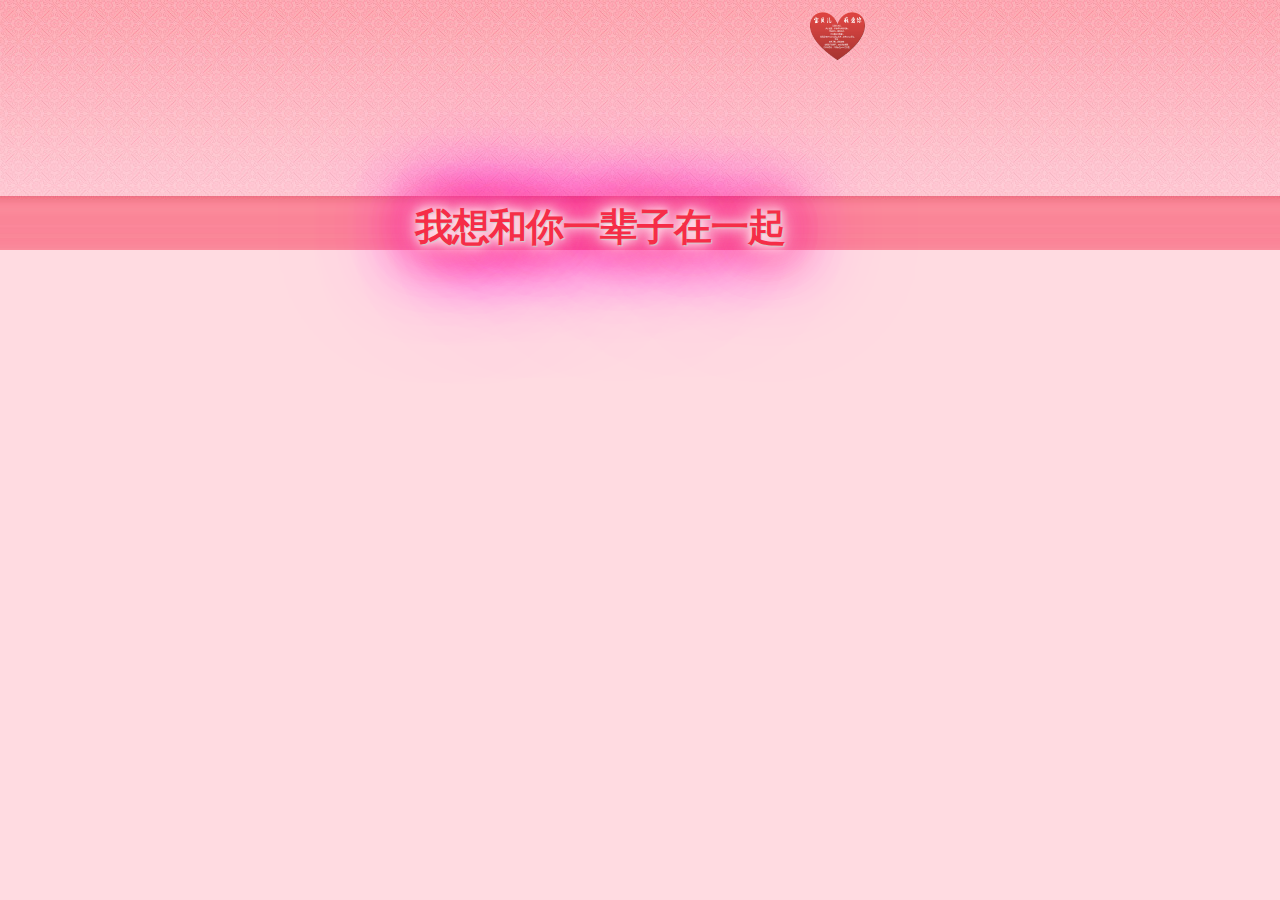
<file: Index.html>
<!DOCTYPE html>
<html>
<head>
    <meta http-equiv="Content-Type" content="text/html" charset="UTF-8">
    <title>欢迎老婆大人</title>
    <link href="Style/Welcome.css" rel="stylesheet" type="text/css">
    <link href="Style/IndexStyle.css" rel="stylesheet" type="text/css" media="screen">
    <meta http-equiv=refresh content="8;url=Home.html">
</head>
<body>
    <h1>我想和你一辈子在一起&nbsp;&nbsp;
        <span class="fa fa-heartbeat">
            <img src="images/love.png" style="width: 55px;height: 48px">
        </span>
    </h1>
</body>
</html>
</file>
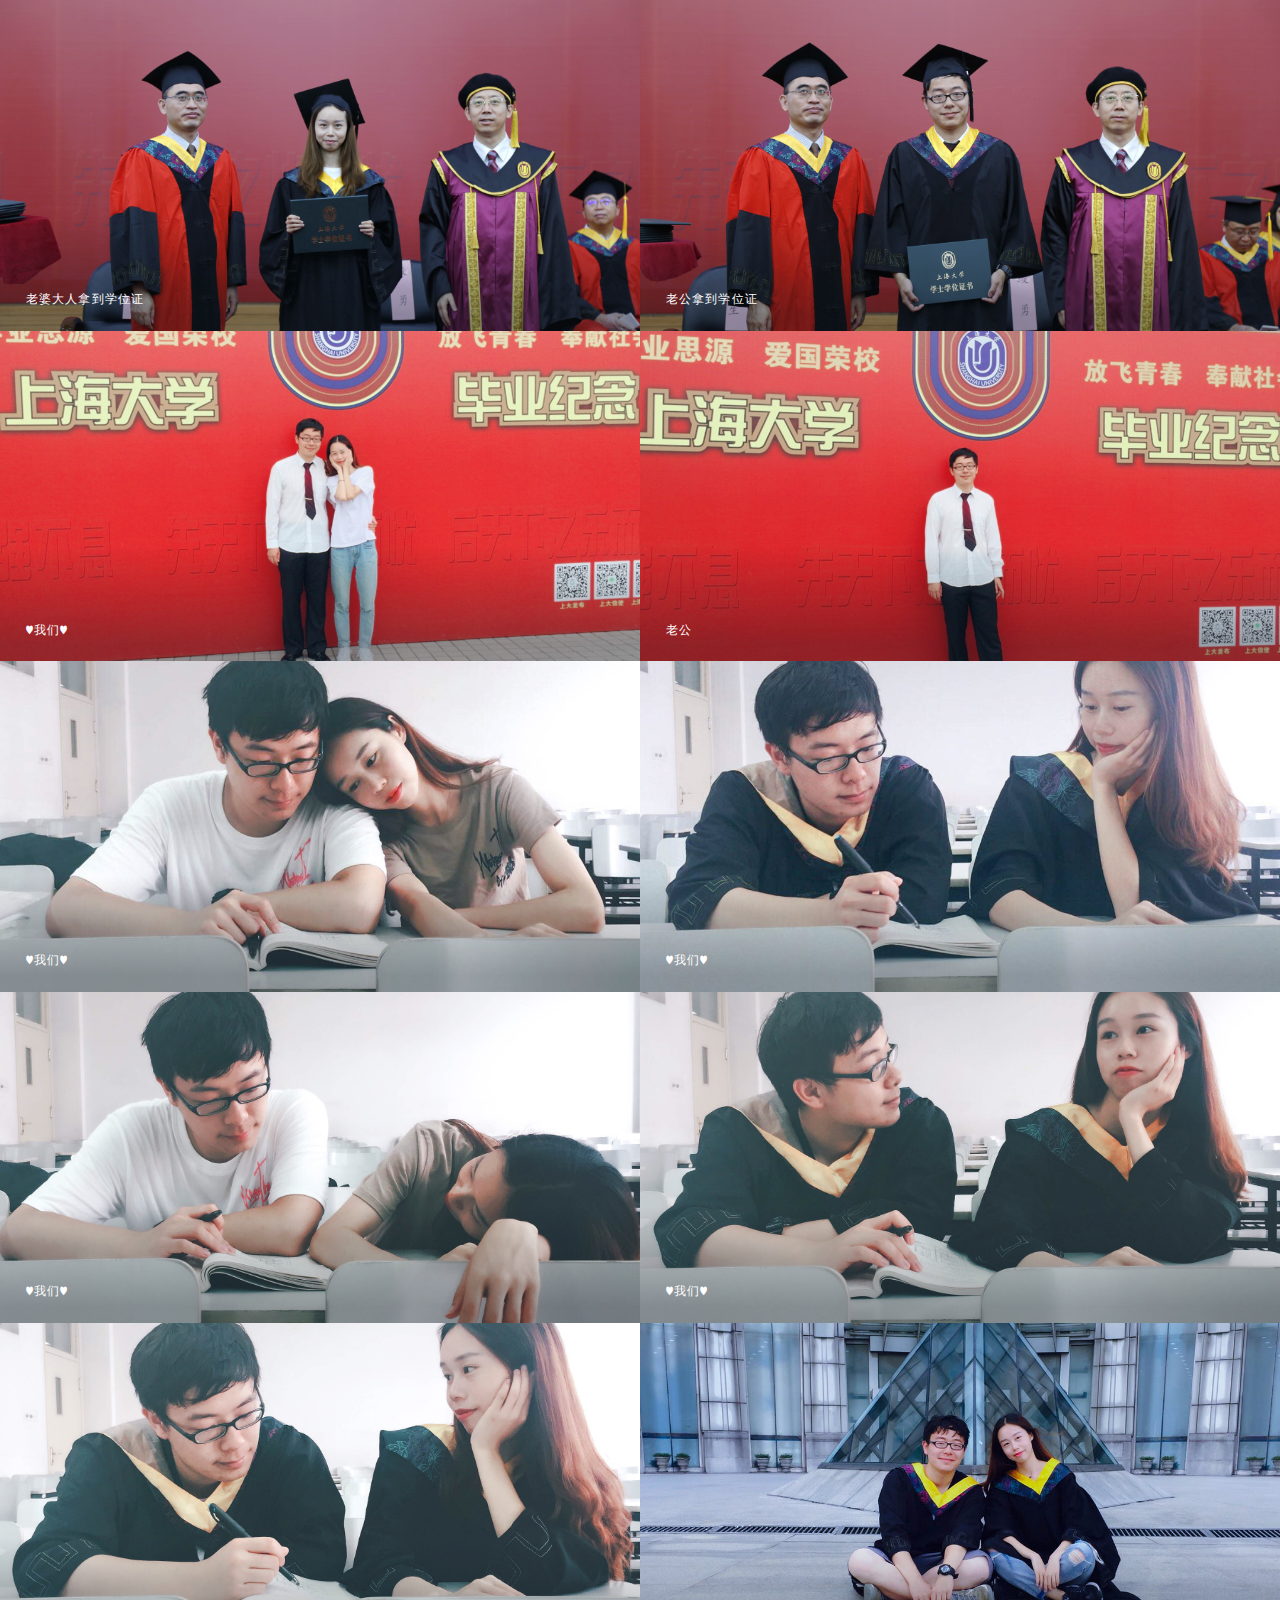
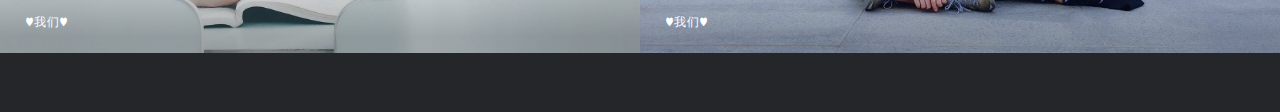
<file: Graduation.html>
<!DOCTYPE html>
<html xmlns="http://www.w3.org/1999/xhtml">
<head>
    <meta http-equiv="content-type" content="text/html" charset="UTF-8">
    <title>我爱你</title>
    <meta name="keywords" content="我爱你">
    <meta name="description" content="我爱你">
    <link href="Style/IndexStyle.css" rel="stylesheet" type="text/css" media="screen">
    <meta name="viewport" content="width=device-width, initial-scale=1, user-scalable=no" />
    <!--[if lte IE 8]><script src="Assets-Graduation/js/ie/html5shiv.js"></script><![endif]-->
    <link rel="stylesheet" href="Assets-Graduation/css/main.css" />
    <!--[if lte IE 9]><link rel="stylesheet" href="Assets-Graduation/css/ie9.css" /><![endif]-->
    <!--[if lte IE 8]><link rel="stylesheet" href="Assets-Graduation/css/ie8.css" /><![endif]-->
</head>
<body>
    <div id="wrapper">
        <!-- Main -->
        <div id="main">
            <article class="thumb">
                <a href="images/Graduation/fulls/1.jpg" class="image"><img src="images/Graduation/thumbs/1.jpg" alt="" /></a>
                <h2>老婆大人拿到学位证</h2>
                <p>郭纯生书记、段勇副校长为老婆大人颁发学位证</p>
            </article>
            <article class="thumb">
                <a href="images/Graduation/fulls/2.jpg" class="image"><img src="images/Graduation/thumbs/2.jpg" alt="" /></a>
                <h2>老公拿到学位证</h2>
                <p>郭纯生书记、段勇副校长为老公颁发学位证</p>
            </article>
            <article class="thumb">
                <a href="images/Graduation/fulls/3.jpg" class="image"><img src="images/Graduation/thumbs/3.jpg" alt="" /></a>
                <h2>♥我们♥</h2>
                <p>在毕业纪念墙前</p>
            </article>
            <article class="thumb">
                <a href="images/Graduation/fulls/4.jpg" class="image"><img src="images/Graduation/thumbs/4.jpg" alt="" /></a>
                <h2>老公</h2>
                <p>老公帅帅的西装照</p>
            </article>
            <article class="thumb">
                <a href="images/Graduation/fulls/5.jpg" class="image"><img src="images/Graduation/thumbs/5.jpg" alt="" /></a>
                <h2>♥我们♥</h2>
                <p>依偎在教室的♥我们♥</p>
            </article>
            <article class="thumb">
                <a href="images/Graduation/fulls/6.jpg" class="image"><img src="images/Graduation/thumbs/6.jpg" alt="" /></a>
                <h2>♥我们♥</h2>
                <p>一起做题也是一种浪漫</p>
            </article>
            <article class="thumb">
                <a href="images/Graduation/fulls/7.jpg" class="image"><img src="images/Graduation/thumbs/7.jpg" alt="" /></a>
                <h2>♥我们♥</h2>
                <p>做题的老公是不是很帅呀</p>
            </article>
            <article class="thumb">
                <a href="images/Graduation/fulls/8.jpg" class="image"><img src="images/Graduation/thumbs/8.jpg" alt="" /></a>
                <h2>♥我们♥</h2>
                <p>老婆大人的美丽老公永远看不够</p>
            </article>
            <article class="thumb">
                <a href="images/Graduation/fulls/9.jpg" class="image"><img src="images/Graduation/thumbs/9.jpg" alt="" /></a>
                <h2>♥我们♥</h2>
                <p>老公的帅好吸引老婆大人</p>
            </article>
            <article class="thumb">
                <a href="images/Graduation/fulls/10.jpg" class="image"><img src="images/Graduation/thumbs/10.jpg" alt="" /></a>
                <h2>♥我们♥</h2>
                <p>图书馆前</p>
            </article>
        </div>
    </div>
    <!-- Scripts -->
    <script src="Assets-Graduation/js/jquery.min.js"></script>
    <script src="Assets-Graduation/js/jquery.poptrox.min.js"></script>
    <script src="Assets-Graduation/js/skel.min.js"></script>
    <script src="Assets-Graduation/js/util.js"></script>
    <!--[if lte IE 8]><script src="Assets-Graduation/js/ie/respond.min.js"></script><![endif]-->
    <script src="Assets-Graduation/js/main.js"></script>
</body>
</html>
</file>
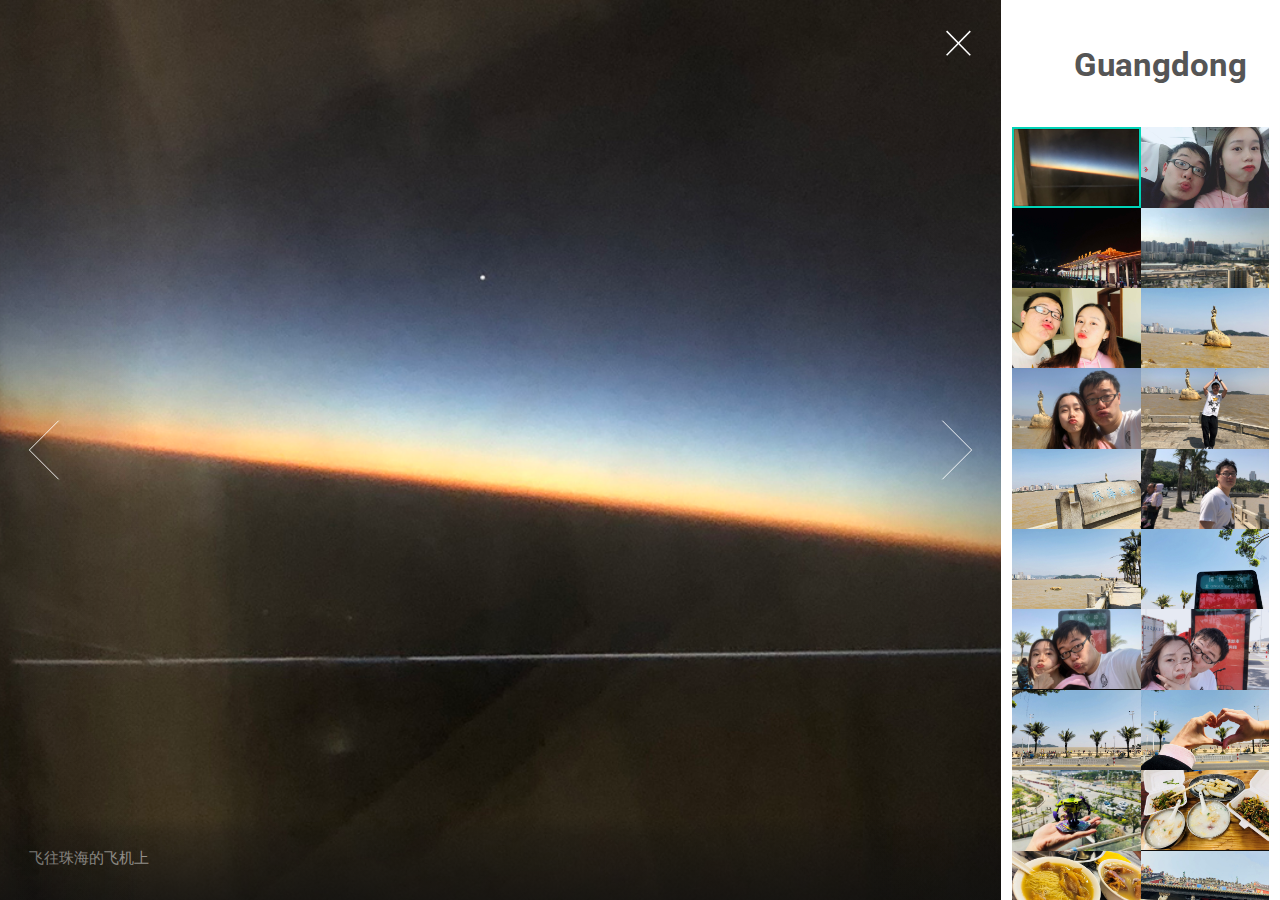
<file: Travel-Guangdong.html>
<!DOCTYPE html>
<html xmlns="http://www.w3.org/1999/xhtml">
<head>
    <meta http-equiv="content-type" content="text/html" charset="UTF-8">
    <title>我爱你</title>
    <meta name="keywords" content="我爱你">
    <meta name="description" content="我爱你">
    <meta name="viewport" content="width=device-width, initial-scale=1" />
    <!--[if lte IE 8]><script src="Assets/js/ie/html5shiv.js"></script><![endif]-->
    <link rel="stylesheet" href="Assets/css/main.css" />
    <!--[if lte IE 8]><link rel="stylesheet" href="Assets/css/ie8.css" /><![endif]-->
    <!--[if lte IE 9]><link rel="stylesheet" href="Assets/css/ie9.css" /><![endif]-->
    <noscript><link rel="stylesheet" href="Assets/css/noscript.css" /></noscript>
</head>
<body class="is-loading-0 is-loading-1 is-loading-2">
<!-- Main -->
<div id="main">
    <!-- Header -->
    <header id="header">
        <h1>Guangdong</h1>
    </header>
    <!-- Thumbnail -->
    <section id="thumbnails">
        <article>
            <a class="thumbnail" href="images/Guangdong/1.jpg"><img src="images/Guangdong/1.jpg" alt="" /></a>
            <p>飞往珠海的飞机上</p>
        </article>
        <article>
            <a class="thumbnail" href="images/Guangdong/2.jpg"><img src="images/Guangdong/2.jpg" alt="" /></a>
            <h2>♥我们♥</h2>
            <p>飞往珠海的飞机上</p>
        </article>
        <article>
            <a class="thumbnail" href="images/Guangdong/3.jpg"><img src="images/Guangdong/3.jpg" alt="" /></a>
            <p>拱北口岸</p>
        </article>
        <article>
            <a class="thumbnail" href="images/Guangdong/4.jpg"><img src="images/Guangdong/4.jpg" alt="" /></a>
            <p>从阿帕门酒店看向澳门</p>
        </article>
        <article>
            <a class="thumbnail" href="images/Guangdong/5.jpg"><img src="images/Guangdong/5.jpg" alt="" /></a>
            <h2>♥我们♥</h2>
            <p>在阿帕门酒店</p>
        </article>
        <article>
            <a class="thumbnail" href="images/Guangdong/6.jpeg"><img src="images/Guangdong/6.jpeg" alt="" /></a>
            <p>珠海渔女</p>
        </article>
        <article>
            <a class="thumbnail" href="images/Guangdong/7.JPG"><img src="images/Guangdong/7.JPG" alt="" /></a>
            <h2>♥我们♥</h2>
            <p>珠海渔女像前</p>
        </article>
        <article>
            <a class="thumbnail" href="images/Guangdong/8.jpeg"><img src="images/Guangdong/8.jpeg" alt="" /></a>
            <h2>老公</h2>
            <p>模仿珠海渔女（老婆大人为什么不选一张自己的捏）</p>
        </article>
        <article>
            <a class="thumbnail" href="images/Guangdong/9.jpeg"><img src="images/Guangdong/9.jpeg" alt="" /></a>
            <p>珠海渔女</p>
        </article>
        <article>
            <a class="thumbnail" href="images/Guangdong/10.jpeg"><img src="images/Guangdong/10.jpeg" alt="" /></a>
            <h2>老公</h2>
            <p>海边路上谜之微笑</p>
        </article>
        <article>
            <a class="thumbnail" href="images/Guangdong/11.jpeg"><img src="images/Guangdong/11.jpeg" alt="" /></a>
            <p>侧看珠海渔女</p>
        </article>
        <article>
            <a class="thumbnail" href="images/Guangdong/12.jpeg"><img src="images/Guangdong/12.jpeg" alt="" /></a>
            <p>情侣中路</p>
        </article>
        <article>
            <a class="thumbnail" href="images/Guangdong/13.JPG"><img src="images/Guangdong/13.JPG" alt="" /></a>
            <h2>♥我们♥</h2>
            <p>我们就是情侣路上最甜蜜的情侣</p>
        </article>
        <article>
            <a class="thumbnail" href="images/Guangdong/14.JPG"><img src="images/Guangdong/14.JPG" alt="" /></a>
            <h2>♥我们♥</h2>
            <p>我们就是情侣路上最甜蜜的情侣</p>
        </article>
        <article>
            <a class="thumbnail" href="images/Guangdong/15.jpeg"><img src="images/Guangdong/15.jpeg" alt="" /></a>
            <p>海天一色</p>
        </article>
        <article>
            <a class="thumbnail" href="images/Guangdong/16.jpeg"><img src="images/Guangdong/16.jpeg" alt="" /></a>
            <h2>我们的♥</h2>
            <p>大海沙滩蓝天都是我们恩爱的背景</p>
        </article>
        <article>
            <a class="thumbnail" href="images/Guangdong/17.jpeg"><img src="images/Guangdong/17.jpeg" alt="" /></a>
            <p>超级英雄蓝波</p>
        </article>
        <article>
            <a class="thumbnail" href="images/Guangdong/18.jpeg"><img src="images/Guangdong/18.jpeg" alt="" /></a>
            <p>陈添记鱼皮</p>
        </article>
        <article>
            <a class="thumbnail" href="images/Guangdong/19.jpeg"><img src="images/Guangdong/19.jpeg" alt="" /></a>
            <p>猪脚牛腩面</p>
        </article>
        <article>
            <a class="thumbnail" href="images/Guangdong/20.jpeg"><img src="images/Guangdong/20.jpeg" alt="" /></a>
            <p>陈氏祠堂</p>
        </article>
        <article>
            <a class="thumbnail" href="images/Guangdong/21.JPG"><img src="images/Guangdong/21.JPG" alt="" /></a>
            <h2>老婆大人</h2>
            <p>象牙艺术品映衬老婆大人的美丽</p>
        </article>
        <article>
            <a class="thumbnail" href="images/Guangdong/22.jpg"><img src="images/Guangdong/22.jpg" alt="" /></a>
            <h2>♥我们♥</h2>
            <p>陈氏祠堂内的热吻</p>
        </article>
        <article>
            <a class="thumbnail" href="images/Guangdong/23.jpg"><img src="images/Guangdong/23.jpg" alt="" /></a>
            <p>陈氏祠堂的门牌</p>
        </article>
        <article>
            <a class="thumbnail" href="images/Guangdong/24.jpeg"><img src="images/Guangdong/24.jpeg" alt="" /></a>
            <p>中山纪念堂</p>
        </article>
        <article>
            <a class="thumbnail" href="images/Guangdong/25.jpeg"><img src="images/Guangdong/25.jpeg" alt="" /></a>
            <p>先总理纪念堂的花开了</p>
        </article>
        <article>
            <a class="thumbnail" href="images/Guangdong/26.jpeg"><img src="images/Guangdong/26.jpeg" alt="" /></a>
            <p>总理纪念碑</p>
        </article>
        <article>
            <a class="thumbnail" href="images/Guangdong/27.jpeg"><img src="images/Guangdong/27.jpeg" alt="" /></a>
            <p>珠江夜景</p>
        </article>
        <article>
            <a class="thumbnail" href="images/Guangdong/28.jpeg"><img src="images/Guangdong/28.jpeg" alt="" /></a>
            <p>广州塔小蛮腰</p>
        </article>
        <article>
            <a class="thumbnail" href="images/Guangdong/29.jpeg"><img src="images/Guangdong/29.jpeg" alt="" /></a>
            <p>别样的海心沙</p>
        </article>
        <article>
            <a class="thumbnail" href="images/Guangdong/30.jpeg"><img src="images/Guangdong/30.jpeg" alt="" /></a>
            <p>烧鹅烧腊都好好吃</p>
        </article>
        <article>
            <a class="thumbnail" href="images/Guangdong/31.jpeg"><img src="images/Guangdong/31.jpeg" alt="" /></a>
            <p>兰桂坊</p>
        </article>
        <article>
            <a class="thumbnail" href="images/Guangdong/32.jpeg"><img src="images/Guangdong/32.jpeg" alt="" /></a>
            <p>蛤蛤</p>
        </article>
        <article>
            <a class="thumbnail" href="images/Guangdong/33.jpeg"><img src="images/Guangdong/33.jpeg" alt="" /></a>
            <h2>老公</h2>
            <p>懵逼老公吃蛤蛤</p>
        </article>
        <article>
            <a class="thumbnail" href="images/Guangdong/34.JPG"><img src="images/Guangdong/34.JPG" alt="" /></a>
            <h2>♥我们♥</h2>
            <p>出发去吃早饭饭啦嘿嘿</p>
        </article>
        <article>
            <a class="thumbnail" href="images/Guangdong/35.jpeg"><img src="images/Guangdong/35.jpeg" alt="" /></a>
            <p>奶黄包好好吃</p>
        </article>
        <article>
            <a class="thumbnail" href="images/Guangdong/36.jpg"><img src="images/Guangdong/36.jpg" alt="" /></a>
            <h2>♥我们♥</h2>
            <p>特色小车上目中无人拥吻</p>
        </article>
        <article>
            <a class="thumbnail" href="images/Guangdong/37.jpeg"><img src="images/Guangdong/37.jpeg" alt="" /></a>
            <p>黄埔军校外的军舰</p>
        </article>
        <article>
            <a class="thumbnail" href="images/Guangdong/38.jpeg"><img src="images/Guangdong/38.jpeg" alt="" /></a>
            <p>黄埔军校码头</p>
        </article>
        <article>
            <a class="thumbnail" href="images/Guangdong/39.JPG"><img src="images/Guangdong/39.JPG" alt="" /></a>
            <h2>老婆大人</h2>
            <p>老婆大人是哨兵</p>
        </article>
        <article>
            <a class="thumbnail" href="images/Guangdong/40.JPG"><img src="images/Guangdong/40.JPG" alt="" /></a>
            <h2>老公</h2>
            <p>老公也来做哨兵啦</p>
        </article>
        <article>
            <a class="thumbnail" href="images/Guangdong/41.jpeg"><img src="images/Guangdong/41.jpeg" alt="" /></a>
            <p>陆军军官学校</p>
        </article>
        <article>
            <a class="thumbnail" href="images/Guangdong/42.jpeg"><img src="images/Guangdong/42.jpeg" alt="" /></a>
            <h2>老公</h2>
            <p>头顶青天白日要拉粑粑</p>
        </article>
        <article>
            <a class="thumbnail" href="images/Guangdong/43.jpeg"><img src="images/Guangdong/43.jpeg" alt="" /></a>
            <p>广式点心</p>
        </article>
        <article>
            <a class="thumbnail" href="images/Guangdong/44.jpg"><img src="images/Guangdong/44.jpg" alt="" /></a>
            <h2>♥我们♥</h2>
            <p>我们在陶陶居享用点心啦</p>
        </article>
        <article>
            <a class="thumbnail" href="images/Guangdong/45.jpeg"><img src="images/Guangdong/45.jpeg" alt="" /></a>
            <p>南信双皮奶果然很好吃</p>
        </article>
        <article>
            <a class="thumbnail" href="images/Guangdong/46.JPG"><img src="images/Guangdong/46.JPG" alt="" /></a>
            <p>广九直通车</p>
        </article>
        <article>
            <a class="thumbnail" href="images/Guangdong/47.jpg"><img src="images/Guangdong/47.jpg" alt="" /></a>
            <h2>♥我们♥</h2>
            <p>特等座的我们嘿嘿</p>
        </article>
        <article>
            <a class="thumbnail" href="images/Guangdong/48.jpeg"><img src="images/Guangdong/48.jpeg" alt="" /></a>
            <p>小鱼蛋小鱼蛋</p>
        </article>
        <article>
            <a class="thumbnail" href="images/Guangdong/49.jpeg"><img src="images/Guangdong/49.jpeg" alt="" /></a>
            <p>小鱼蛋遥望重庆大厦</p>
        </article>
        <article>
            <a class="thumbnail" href="images/Guangdong/50.jpeg"><img src="images/Guangdong/50.jpeg" alt="" /></a>
            <p>小鱼蛋和牛杂都好吃还要再吃</p>
        </article>
        <article>
            <a class="thumbnail" href="images/Guangdong/51.jpeg"><img src="images/Guangdong/51.jpeg" alt="" /></a>
            <p>港铁天后站</p>
        </article>
        <article>
            <a class="thumbnail" href="images/Guangdong/52.jpg"><img src="images/Guangdong/52.jpg" alt="" /></a>
            <p>酒店赠送的蜜月♥♥</p>
        </article>
        <article>
            <a class="thumbnail" href="images/Guangdong/53.jpg"><img src="images/Guangdong/53.jpg" alt="" /></a>
            <p>好喝好喝</p>
        </article>
        <article>
            <a class="thumbnail" href="images/Guangdong/54.jpg"><img src="images/Guangdong/54.jpg" alt="" /></a>
            <p>很社会的巨厦</p>
        </article>
        <article>
            <a class="thumbnail" href="images/Guangdong/55.jpg"><img src="images/Guangdong/55.jpg" alt="" /></a>
            <p>山顶缆车</p>
        </article>
        <article>
            <a class="thumbnail" href="images/Guangdong/56.jpg"><img src="images/Guangdong/56.jpg" alt="" /></a>
            <p>再看看当年小习经过之地</p>
        </article>
        <article>
            <a class="thumbnail" href="images/Guangdong/57.jpg"><img src="images/Guangdong/57.jpg" alt="" /></a>
            <p>酒店的香港夜景</p>
        </article>
        <article>
            <a class="thumbnail" href="images/Guangdong/58.jpg"><img src="images/Guangdong/58.jpg" alt="" /></a>
            <h2>老公</h2>
            <p>香槟风景老公很社会</p>
        </article>
        <article>
            <a class="thumbnail" href="images/Guangdong/59.jpg"><img src="images/Guangdong/59.jpg" alt="" /></a>
            <p>麦当劳最好吃的汉堡来啦</p>
        </article>
        <article>
            <a class="thumbnail" href="images/Guangdong/60.jpg"><img src="images/Guangdong/60.jpg" alt="" /></a>
            <p>驻军总部和直升机更配哟</p>
        </article>
        <article>
            <a class="thumbnail" href="images/Guangdong/61.jpg"><img src="images/Guangdong/61.jpg" alt="" /></a>
            <p>港岛摩天轮</p>
        </article>
        <article>
            <a class="thumbnail" href="images/Guangdong/62.jpg"><img src="images/Guangdong/62.jpg" alt="" /></a>
            <p>威尼斯人</p>
        </article>
        <article>
            <a class="thumbnail" href="images/Guangdong/63.jpg"><img src="images/Guangdong/63.jpg" alt="" /></a>
            <p>威尼斯人</p>
        </article>
        <article>
            <a class="thumbnail" href="images/Guangdong/64.jpg"><img src="images/Guangdong/64.jpg" alt="" /></a>
            <p>威尼斯人的渡船</p>
        </article>
        <article>
            <a class="thumbnail" href="images/Guangdong/65.jpg"><img src="images/Guangdong/65.jpg" alt="" /></a>
            <h2>老公</h2>
            <p>在威尼斯人老公又回到颜值巅峰啦</p>
        </article>
        <article>
            <a class="thumbnail" href="images/Guangdong/66.jpg"><img src="images/Guangdong/66.jpg" alt="" /></a>
            <h2>老婆大人</h2>
            <p>大长腿老婆大人就是这么好看</p>
        </article>
        <article>
            <a class="thumbnail" href="images/Guangdong/67.jpg"><img src="images/Guangdong/67.jpg" alt="" /></a>
            <p>画中画的威尼斯人</p>
        </article>
        <article>
            <a class="thumbnail" href="images/Guangdong/68.jpg"><img src="images/Guangdong/68.jpg" alt="" /></a>
            <h2>老公</h2>
            <p>老公再现大哥风范</p>
        </article>
        <article>
            <a class="thumbnail" href="images/Guangdong/69.jpg"><img src="images/Guangdong/69.jpg" alt="" /></a>
            <p>威尼斯人的外景</p>
        </article>
        <article>
            <a class="thumbnail" href="images/Guangdong/70.jpg"><img src="images/Guangdong/70.jpg" alt="" /></a>
            <p>威尼斯人皇家套房</p>
        </article>
        <article>
            <a class="thumbnail" href="images/Guangdong/71.jpg"><img src="images/Guangdong/71.jpg" alt="" /></a>
            <p>金碧辉煌的赌场</p>
        </article>
        <article>
            <a class="thumbnail" href="images/Guangdong/72.jpg"><img src="images/Guangdong/72.jpg" alt="" /></a>
            <p>全景威尼斯人</p>
        </article>
        <article>
            <a class="thumbnail" href="images/Guangdong/73.jpg"><img src="images/Guangdong/73.jpg" alt="" /></a>
            <h2>老公</h2>
            <p>澳门市政厅小路前的长腿老公</p>
        </article>
        <article>
            <a class="thumbnail" href="images/Guangdong/74.jpg"><img src="images/Guangdong/74.jpg" alt="" /></a>
            <h2>♥我们♥</h2>
            <p>大三巴前的我们，多有夫妻相啦</p>
        </article>
        <article>
            <a class="thumbnail" href="images/Guangdong/75.jpg"><img src="images/Guangdong/75.jpg" alt="" /></a>
            <h2>老公</h2>
            <p>澳门之旅老公就是颜值巅峰啦</p>
        </article>
        <article>
            <a class="thumbnail" href="images/Guangdong/76.jpg"><img src="images/Guangdong/76.jpg" alt="" /></a>
            <h2>我们的♥</h2>
            <p>弥补了遗憾，我们的感情更加深了老婆大人，我爱你</p>
        </article>
        <article>
            <a class="thumbnail" href="images/Guangdong/77.jpg"><img src="images/Guangdong/77.jpg" alt="" /></a>
            <h2>♥我们♥</h2>
            <p>金碧辉煌的赌场照亮我们啦</p>
        </article>
    </section>
</div>
<!-- Scripts -->
<script src="Assets/js/jquery.min.js"></script>
<script src="Assets/js/skel.min.js"></script>
<!--[if lte IE 8]><script src="Assets/js/ie/respond.min.js"></script><![endif]-->
<script src="Assets/js/main.js"></script>
</body>
</html>
</file>
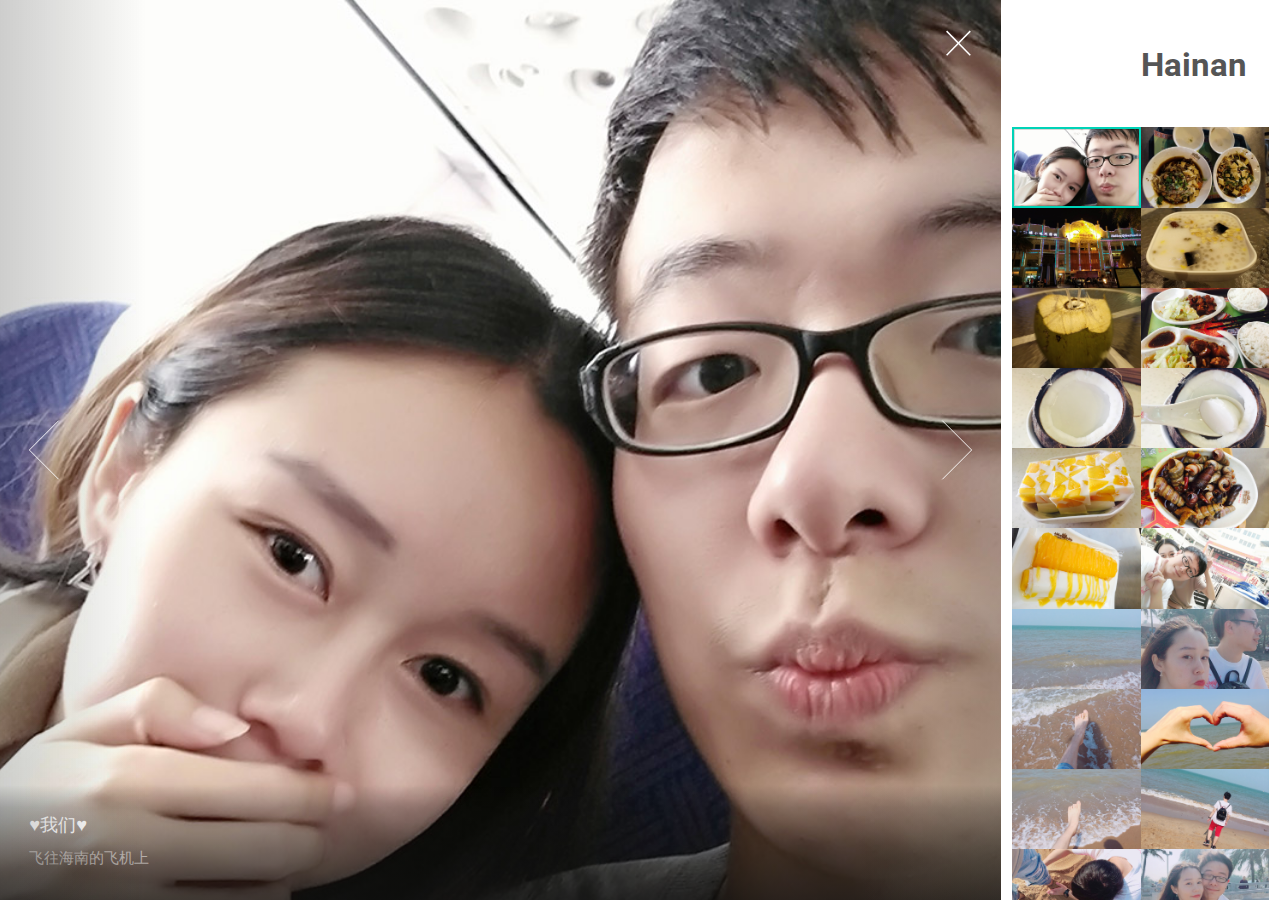
<file: Travel-Hainan.html>
<!DOCTYPE html>
<html xmlns="http://www.w3.org/1999/xhtml">
<head>
    <meta http-equiv="content-type" content="text/html" charset="UTF-8">
    <title>我爱你</title>
    <meta name="keywords" content="我爱你">
    <meta name="description" content="我爱你">
    <meta name="viewport" content="width=device-width, initial-scale=1" />
    <!--[if lte IE 8]><script src="Assets/js/ie/html5shiv.js"></script><![endif]-->
    <link rel="stylesheet" href="Assets/css/main.css" />
    <!--[if lte IE 8]><link rel="stylesheet" href="Assets/css/ie8.css" /><![endif]-->
    <!--[if lte IE 9]><link rel="stylesheet" href="Assets/css/ie9.css" /><![endif]-->
    <noscript><link rel="stylesheet" href="Assets/css/noscript.css" /></noscript>
</head>
<body class="is-loading-0 is-loading-1 is-loading-2">
<!-- Main -->
<div id="main">
    <!-- Header -->
    <header id="header">
        <h1>Hainan</h1>
    </header>
    <!-- Thumbnail -->
    <section id="thumbnails">
        <article>
            <a class="thumbnail" href="images/Hainan/1.jpg"><img src="images/Hainan/1.jpg" alt="" /></a>
            <h2>♥我们♥</h2>
            <p>飞往海南的飞机上</p>
        </article>
        <article>
            <a class="thumbnail" href="images/Hainan/2.jpg"><img src="images/Hainan/2.jpg" alt="" /></a>
            <h2>海南粉&抱罗粉</h2>
        </article>
        <article>
            <a class="thumbnail" href="images/Hainan/3.jpg"><img src="images/Hainan/3.jpg" alt="" /></a>
            <h2>骑楼老街</h2>
        </article>
        <article>
            <a class="thumbnail" href="images/Hainan/4.jpg"><img src="images/Hainan/4.jpg" alt="" /></a>
            <h2>清补凉</h2>
        </article>
        <article>
            <a class="thumbnail" href="images/Hainan/5.jpg"><img src="images/Hainan/5.jpg" alt="" /></a>
            <h2>椰子</h2>
        </article>
        <article>
            <a class="thumbnail" href="images/Hainan/6.JPG"><img src="images/Hainan/6.JPG" alt="" /></a>
            <h2>猪脚饭&牛腩饭</h2>
        </article>
        <article>
            <a class="thumbnail" href="images/Hainan/7.JPG"><img src="images/Hainan/7.JPG" alt="" /></a>
            <h2>椰子冻1</h2>
        </article>
        <article>
            <a class="thumbnail" href="images/Hainan/8.JPG"><img src="images/Hainan/8.JPG" alt="" /></a>
            <h2>椰子冻2</h2>
        </article>
        <article>
            <a class="thumbnail" href="images/Hainan/9.JPG"><img src="images/Hainan/9.JPG" alt="" /></a>
            <h2>芒果椰子冻</h2>
        </article>
        <article>
            <a class="thumbnail" href="images/Hainan/10.JPG"><img src="images/Hainan/10.JPG" alt="" /></a>
            <h2>小海螺</h2>
        </article>
        <article>
            <a class="thumbnail" href="images/Hainan/11.JPG"><img src="images/Hainan/11.JPG" alt="" /></a>
            <h2>芒果肠粉</h2>
        </article>
        <article>
            <a class="thumbnail" href="images/Hainan/12.jpg"><img src="images/Hainan/12.jpg" alt="" /></a>
            <h2>♥我们♥</h2>
            <p>位于骑楼老街</p>
        </article>
        <article>
            <a class="thumbnail" href="images/Hainan/13.JPG"><img src="images/Hainan/13.JPG" alt="" /></a>
            <h2>假日海滩旁的大海</h2>
        </article>
        <article>
            <a class="thumbnail" href="images/Hainan/14.JPG"><img src="images/Hainan/14.JPG" alt="" /></a>
            <h2>♥我们♥</h2>
            <p>在假日海滩上搞怪</p>
        </article>
        <article>
            <a class="thumbnail" href="images/Hainan/15.JPG"><img src="images/Hainan/15.JPG" alt="" /></a>
            <h2>老婆大人的小jiojio</h2>
            <p>位于假日海滩</p>
        </article>
        <article>
            <a class="thumbnail" href="images/Hainan/16.JPG"><img src="images/Hainan/16.JPG" alt="" /></a>
            <h2>我们的♥</h2>
            <p>对着假日海滩的大海</p>
        </article>
        <article>
            <a class="thumbnail" href="images/Hainan/17.JPG"><img src="images/Hainan/17.JPG" alt="" /></a>
            <h2>老婆大人的小jiojio</h2>
            <p>假日海滩上的小jiojio又来啦</p>
        </article>
        <article>
            <a class="thumbnail" href="images/Hainan/18.JPG"><img src="images/Hainan/18.JPG" alt="" /></a>
            <h2>老公的背影</h2>
            <p>面朝琼州海峡</p>
        </article>
        <article>
            <a class="thumbnail" href="images/Hainan/19.JPG"><img src="images/Hainan/19.JPG" alt="" /></a>
            <h2>♥我们♥</h2>
            <p>老公正在埋了老婆大人</p>
        </article>
        <article>
            <a class="thumbnail" href="images/Hainan/20.JPG"><img src="images/Hainan/20.JPG" alt="" /></a>
            <h2>♥我们♥</h2>
            <p>位于假日海滩</p>
        </article>
        <article>
            <a class="thumbnail" href="images/Hainan/21.JPG"><img src="images/Hainan/21.JPG" alt="" /></a>
            <h2>♥我们♥</h2>
            <p>位于假日海滩</p>
        </article>
        <article>
            <a class="thumbnail" href="images/Hainan/22.JPG"><img src="images/Hainan/22.JPG" alt="" /></a>
            <h2>老婆大人</h2>
        </article>
        <article>
            <a class="thumbnail" href="images/Hainan/23.JPG"><img src="images/Hainan/23.JPG" alt="" /></a>
            <h2>♥我们♥</h2>
            <p>头顶头在假日海滩上</p>
        </article>
        <article>
            <a class="thumbnail" href="images/Hainan/24.jpg"><img src="images/Hainan/24.jpg" alt="" /></a>
            <h2>♥我们♥</h2>
            <p>抱着老婆大人一直到地老天荒</p>
        </article>
        <article>
            <a class="thumbnail" href="images/Hainan/25.JPG"><img src="images/Hainan/25.JPG" alt="" /></a>
            <h2>老公</h2>
            <p>老公在沙滩上给老婆画爱心</p>
        </article>
        <article>
            <a class="thumbnail" href="images/Hainan/26.JPG"><img src="images/Hainan/26.JPG" alt="" /></a>
            <h2>写着老婆大人名字的两个爱心</h2>
        </article>
        <article>
            <a class="thumbnail" href="images/Hainan/27.JPG"><img src="images/Hainan/27.JPG" alt="" /></a>
            <h2>老公</h2>
            <p>老公在椰子树下强势入境</p>
        </article>
        <article>
            <a class="thumbnail" href="images/Hainan/28.JPG"><img src="images/Hainan/28.JPG" alt="" /></a>
            <h2>假日海滩的椰子树</h2>
        </article>
        <article>
            <a class="thumbnail" href="images/Hainan/29.JPG"><img src="images/Hainan/29.JPG" alt="" /></a>
            <h2>假日海滩的滑翔伞</h2>
        </article>
        <article>
            <a class="thumbnail" href="images/Hainan/30.JPG"><img src="images/Hainan/30.JPG" alt="" /></a>
            <h2>老公</h2>
            <p>老公正在整理自拍杆</p>
        </article>
        <article>
            <a class="thumbnail" href="images/Hainan/31.JPG"><img src="images/Hainan/31.JPG" alt="" /></a>
            <h2>椰子树上的椰子圆又圆</h2>
        </article>
        <article>
            <a class="thumbnail" href="images/Hainan/32.JPG"><img src="images/Hainan/32.JPG" alt="" /></a>
            <h2>♥我们♥</h2>
            <p>沙滩上我们的影子</p>
        </article>
        <article>
            <a class="thumbnail" href="images/Hainan/33.JPG"><img src="images/Hainan/33.JPG" alt="" /></a>
            <h2>假日海滩旁的长廊</h2>
        </article>
        <article>
            <a class="thumbnail" href="images/Hainan/34.JPG"><img src="images/Hainan/34.JPG" alt="" /></a>
            <h2>♥我们♥</h2>
            <p>椰子树下头顶头</p>
        </article>
        <article>
            <a class="thumbnail" href="images/Hainan/35.jpg"><img src="images/Hainan/35.jpg" alt="" /></a>
            <h2>假日海滩边的钟楼</h2>
        </article>
        <article>
            <a class="thumbnail" href="images/Hainan/36.JPG"><img src="images/Hainan/36.JPG" alt="" /></a>
            <h2>♥我们♥</h2>
            <p>位于假日海滩</p>
        </article>
        <article>
            <a class="thumbnail" href="images/Hainan/37.JPG"><img src="images/Hainan/37.JPG" alt="" /></a>
            <h2>♥我们♥</h2>
            <p>位于假日海滩</p>
        </article>
        <article>
            <a class="thumbnail" href="images/Hainan/38.JPG"><img src="images/Hainan/38.JPG" alt="" /></a>
            <h2>成排的椰子树</h2>
        </article>
        <article>
            <a class="thumbnail" href="images/Hainan/39.JPG"><img src="images/Hainan/39.JPG" alt="" /></a>
            <h2>陵水酸粉</h2>
        </article>
        <article>
            <a class="thumbnail" href="images/Hainan/40.JPG"><img src="images/Hainan/40.JPG" alt="" /></a>
            <h2>椰奶水果清补凉1</h2>
        </article>
        <article>
            <a class="thumbnail" href="images/Hainan/41.JPG"><img src="images/Hainan/41.JPG" alt="" /></a>
            <h2>椰奶水果清补凉2</h2>
        </article>
        <article>
            <a class="thumbnail" href="images/Hainan/42.JPG"><img src="images/Hainan/42.JPG" alt="" /></a>
            <h2>芒果椰子糕</h2>
        </article>
        <article>
            <a class="thumbnail" href="images/Hainan/43.jpg"><img src="images/Hainan/43.jpg" alt="" /></a>
            <h2>椰语堂</h2>
        </article>
        <article>
            <a class="thumbnail" href="images/Hainan/44.JPG"><img src="images/Hainan/44.JPG" alt="" /></a>
            <h2>亚龙湾的孔雀</h2>
        </article>
        <article>
            <a class="thumbnail" href="images/Hainan/45.JPG"><img src="images/Hainan/45.JPG" alt="" /></a>
            <h2>老公</h2>
            <p>老公拍摄延时曝光的照片</p>
        </article>
        <article>
            <a class="thumbnail" href="images/Hainan/46.JPG"><img src="images/Hainan/46.JPG" alt="" /></a>
            <h2>亚龙湾1</h2>
        </article>
        <article>
            <a class="thumbnail" href="images/Hainan/47.JPG"><img src="images/Hainan/47.JPG" alt="" /></a>
            <h2>亚龙湾2</h2>
        </article>
        <article>
            <a class="thumbnail" href="images/Hainan/48.JPG"><img src="images/Hainan/48.JPG" alt="" /></a>
            <h2>亚龙湾3</h2>
        </article>
        <article>
            <a class="thumbnail" href="images/Hainan/49.JPG"><img src="images/Hainan/49.JPG" alt="" /></a>
            <h2>♥我们♥</h2>
            <p>位于亚龙湾山顶</p>
        </article>
        <article>
            <a class="thumbnail" href="images/Hainan/50.JPG"><img src="images/Hainan/50.JPG" alt="" /></a>
            <h2>♥我们♥</h2>
            <p>位于亚龙湾山顶</p>
        </article>
        <article>
            <a class="thumbnail" href="images/Hainan/51.JPG"><img src="images/Hainan/51.JPG" alt="" /></a>
            <h2>亚龙湾4</h2>
        </article>
        <article>
            <a class="thumbnail" href="images/Hainan/52.jpg"><img src="images/Hainan/52.jpg" alt="" /></a>
            <h2>亚龙湾5</h2>
        </article>
        <article>
            <a class="thumbnail" href="images/Hainan/53.JPG"><img src="images/Hainan/53.JPG" alt="" /></a>
            <h2>酒店早餐/h2>
        </article>
        <article>
            <a class="thumbnail" href="images/Hainan/54.JPG"><img src="images/Hainan/54.JPG" alt="" /></a>
            <h2>老公</h2>
            <p>大小洞天一脸懵逼的老公</p>
        </article>
        <article>
            <a class="thumbnail" href="images/Hainan/55.JPG"><img src="images/Hainan/55.JPG" alt="" /></a>
            <h2>大小洞天边的大海</h2>
        </article>
        <article>
            <a class="thumbnail" href="images/Hainan/56.JPG"><img src="images/Hainan/56.JPG" alt="" /></a>
            <h2>老公</h2>
            <p>老公手捧黄金椰</p>
        </article>
        <article>
            <a class="thumbnail" href="images/Hainan/57.JPG"><img src="images/Hainan/57.JPG" alt="" /></a>
            <h2>♥我们♥</h2>
        </article>
        <article>
            <a class="thumbnail" href="images/Hainan/58.JPG"><img src="images/Hainan/58.JPG" alt="" /></a>
            <h2>天上的灰机</h2>
        </article>
        <article>
            <a class="thumbnail" href="images/Hainan/59.jpg"><img src="images/Hainan/59.jpg" alt="" /></a>
            <h2>♥我们♥</h2>
            <p>就算是天涯海角，我们也永远在一起</p>
        </article>
        <article>
            <a class="thumbnail" href="images/Hainan/60.JPG"><img src="images/Hainan/60.JPG" alt="" /></a>
            <h2>前往分界洲岛路上的大海</h2>
        </article>
        <article>
            <a class="thumbnail" href="images/Hainan/61.JPG"><img src="images/Hainan/61.JPG" alt="" /></a>
            <h2>♥我们♥</h2>
            <p>潜水中比心</p>
        </article>
        <article>
            <a class="thumbnail" href="images/Hainan/62.jpg"><img src="images/Hainan/62.jpg" alt="" /></a>
            <h2>♥我们♥</h2>
            <p>水面上的热吻</p>
        </article>
        <article>
            <a class="thumbnail" href="images/Hainan/63.jpg"><img src="images/Hainan/63.jpg" alt="" /></a>
            <h2>♥我们♥</h2>
            <p>浮出水面的我们</p>
        </article>
        <article>
            <a class="thumbnail" href="images/Hainan/64.jpg"><img src="images/Hainan/64.jpg" alt="" /></a>
            <h2>老婆大人</h2>
            <p>老婆大人驾驶摩托艇</p>
        </article>
        <article>
            <a class="thumbnail" href="images/Hainan/65.JPG"><img src="images/Hainan/65.JPG" alt="" /></a>
            <h2>分界洲岛上通过缝隙看大海</h2>
        </article>
        <article>
            <a class="thumbnail" href="images/Hainan/66.JPG"><img src="images/Hainan/66.JPG" alt="" /></a>
            <h2>分界洲岛云海相映</h2>
        </article>
        <article>
            <a class="thumbnail" href="images/Hainan/67.jpg"><img src="images/Hainan/67.jpg" alt="" /></a>
            <h2>♥我们♥</h2>
            <p>老婆大人在拍我们，老公在拍拍照的我们</p>
        </article>
        <article>
            <a class="thumbnail" href="images/Hainan/68.JPG"><img src="images/Hainan/68.JPG" alt="" /></a>
            <h2>♥我们♥</h2>
            <p>位于分界洲岛的沙滩上</p>
        </article>
        <article>
            <a class="thumbnail" href="images/Hainan/69.JPG"><img src="images/Hainan/69.JPG" alt="" /></a>
            <h2>♥我们♥</h2>
            <p>位于分界洲岛的沙滩上</p>
        </article>
        <article>
            <a class="thumbnail" href="images/Hainan/70.JPG"><img src="images/Hainan/70.JPG" alt="" /></a>
            <h2>♥我们♥</h2>
            <p>位于分界洲岛的沙滩上</p>
        </article>
        <article>
            <a class="thumbnail" href="images/Hainan/71.JPG"><img src="images/Hainan/71.JPG" alt="" /></a>
            <h2>老公在挖椰肉</h2>
        </article>
        <article>
            <a class="thumbnail" href="images/Hainan/72.jpg"><img src="images/Hainan/72.jpg" alt="" /></a>
            <h2>皮皮虾我们走</h2>
        </article>
        <article>
            <a class="thumbnail" href="images/Hainan/73.jpg"><img src="images/Hainan/73.jpg" alt="" /></a>
            <h2>鲍鱼</h2>
        </article>
        <article>
            <a class="thumbnail" href="images/Hainan/74.jpg"><img src="images/Hainan/74.jpg" alt="" /></a>
            <h2>花螺</h2>
        </article>
        <article>
            <a class="thumbnail" href="images/Hainan/75.jpg"><img src="images/Hainan/75.jpg" alt="" /></a>
            <h2>椰子饭</h2>
        </article>
        <article>
            <a class="thumbnail" href="images/Hainan/76.jpg"><img src="images/Hainan/76.jpg" alt="" /></a>
            <h2>和乐蟹</h2>
        </article>
        <article>
            <a class="thumbnail" href="images/Hainan/77.JPG"><img src="images/Hainan/77.JPG" alt="" /></a>
            <h2>属于我们的酒店房间</h2>
        </article>
        <article>
            <a class="thumbnail" href="images/Hainan/78.JPG"><img src="images/Hainan/78.JPG" alt="" /></a>
            <h2>酒店阳台</h2>
        </article>
        <article>
            <a class="thumbnail" href="images/Hainan/79.JPG"><img src="images/Hainan/79.JPG" alt="" /></a>
            <h2>远眺西岛</h2>
        </article>
        <article>
            <a class="thumbnail" href="images/Hainan/80.jpg"><img src="images/Hainan/80.jpg" alt="" /></a>
            <h2>沙丁鱼</h2>
        </article>
        <article>
            <a class="thumbnail" href="images/Hainan/81.jpg"><img src="images/Hainan/81.jpg" alt="" /></a>
            <h2>加积鸭</h2>
        </article>
        <article>
            <a class="thumbnail" href="images/Hainan/82.jpg"><img src="images/Hainan/82.jpg" alt="" /></a>
            <h2>椰汁鲜蔬</h2>
        </article>
        <article>
            <a class="thumbnail" href="images/Hainan/83.jpg"><img src="images/Hainan/83.jpg" alt="" /></a>
            <h2>椰梦长廊的沙滩</h2>
        </article>
        <article>
            <a class="thumbnail" href="images/Hainan/84.jpg"><img src="images/Hainan/84.jpg" alt="" /></a>
            <h2>大海+沙滩+椰子树=我们在三亚</h2>
        </article>
        <article>
            <a class="thumbnail" href="images/Hainan/85.JPG"><img src="images/Hainan/85.JPG" alt="" /></a>
            <h2>老婆大人</h2>
            <p>老公的老婆大人就是小可爱</p>
        </article>
    </section>
</div>
<!-- Scripts -->
<script src="Assets/js/jquery.min.js"></script>
<script src="Assets/js/skel.min.js"></script>
<!--[if lte IE 8]><script src="Assets/js/ie/respond.min.js"></script><![endif]-->
<script src="Assets/js/main.js"></script>
</body>
</html>
</file>
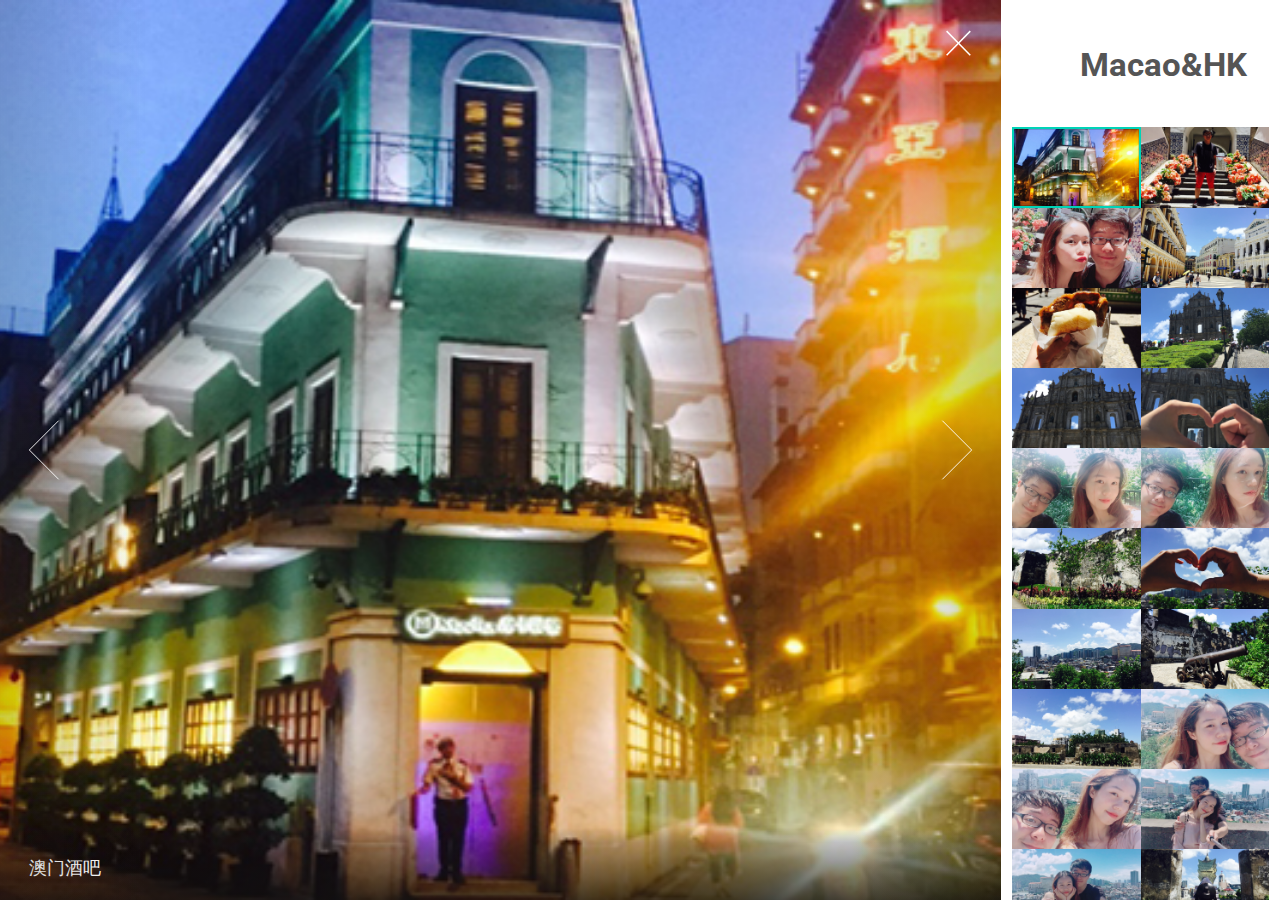
<file: Travel-HK&Macao.html>
<!DOCTYPE html>
<html xmlns="http://www.w3.org/1999/xhtml">
<head>
    <meta http-equiv="content-type" content="text/html" charset="UTF-8">
    <title>我爱你</title>
    <meta name="keywords" content="我爱你">
    <meta name="description" content="我爱你">
    <meta name="viewport" content="width=device-width, initial-scale=1" />
    <!--[if lte IE 8]><script src="Assets/js/ie/html5shiv.js"></script><![endif]-->
    <link rel="stylesheet" href="Assets/css/main.css" />
    <!--[if lte IE 8]><link rel="stylesheet" href="Assets/css/ie8.css" /><![endif]-->
    <!--[if lte IE 9]><link rel="stylesheet" href="Assets/css/ie9.css" /><![endif]-->
    <noscript><link rel="stylesheet" href="Assets/css/noscript.css" /></noscript>
</head>
<body class="is-loading-0 is-loading-1 is-loading-2">
    <!-- Main -->
    <div id="main">
        <!-- Header -->
        <header id="header">
            <h1>Macao&HK</h1>
        </header>
        <!-- Thumbnail -->
        <section id="thumbnails">
            <article>
                <a class="thumbnail" href="images/Macao&HK/1.jpg"><img src="images/Macao&HK/1.jpg" alt="" /></a>
                <h2>澳门酒吧</h2>
            </article>
            <article>
                <a class="thumbnail" href="images/Macao&HK/2.jpg"><img src="images/Macao&HK/2.jpg" alt="" /></a>
                <h2>澳门民政总署内</h2>
            </article>
            <article>
                <a class="thumbnail" href="images/Macao&HK/3.jpg"><img src="images/Macao&HK/3.jpg" alt="" /></a>
                <h2>♥我们♥</h2>
                <p>位于澳门民政总署内</p>
            </article>
            <article>
                <a class="thumbnail" href="images/Macao&HK/4.jpg"><img src="images/Macao&HK/4.jpg" alt="" /></a>
                <h2>议事亭前地</h2>
            </article>
            <article>
                <a class="thumbnail" href="images/Macao&HK/5.jpg"><img src="images/Macao&HK/5.jpg" alt="" /></a>
                <h2>大利来记猪扒包</h2>
            </article>
            <article>
                <a class="thumbnail" href="images/Macao&HK/6.jpg"><img src="images/Macao&HK/6.jpg" alt="" /></a>
                <h2>大三巴牌坊</h2>
            </article>
            <article>
                <a class="thumbnail" href="images/Macao&HK/7.jpg"><img src="images/Macao&HK/7.jpg" alt="" /></a>
                <h2>大三巴牌坊</h2>
            </article>
            <article>
                <a class="thumbnail" href="images/Macao&HK/8.jpg"><img src="images/Macao&HK/8.jpg" alt="" /></a>
                <h2>我们的♥</h2>
                <p>大三巴牌坊前</p>
            </article>
            <article>
                <a class="thumbnail" href="images/Macao&HK/9.jpg"><img src="images/Macao&HK/9.jpg" alt="" /></a>
                <h2>♥我们♥</h2>
                <p>炮台山脚下</p>
            </article>
            <article>
                <a class="thumbnail" href="images/Macao&HK/10.jpg"><img src="images/Macao&HK/10.jpg" alt="" /></a>
                <h2>♥我们♥</h2>
                <p>炮台山脚下</p>
            </article>
            <article>
                <a class="thumbnail" href="images/Macao&HK/11.jpg"><img src="images/Macao&HK/11.jpg" alt="" /></a>
                <h2>炮台山</h2>
            </article>
            <article>
                <a class="thumbnail" href="images/Macao&HK/12.jpg"><img src="images/Macao&HK/12.jpg" alt="" /></a>
                <h2>我们的♥</h2>
                <p>炮台山脚下</p>
            </article>
            <article>
                <a class="thumbnail" href="images/Macao&HK/13.jpg"><img src="images/Macao&HK/13.jpg" alt="" /></a>
                <h2>远眺珠海</h2>
            </article>
            <article>
                <a class="thumbnail" href="images/Macao&HK/14.jpg"><img src="images/Macao&HK/14.jpg" alt="" /></a>
                <h2>大炮台的火炮</h2>
            </article>
            <article>
                <a class="thumbnail" href="images/Macao&HK/15.jpg"><img src="images/Macao&HK/15.jpg" alt="" /></a>
                <h2>炮台山顶</h2>
            </article>
            <article>
                <a class="thumbnail" href="images/Macao&HK/16.jpg"><img src="images/Macao&HK/16.jpg" alt="" /></a>
                <h2>♥我们♥</h2>
                <p>炮台山顶</p>
            </article>
            <article>
                <a class="thumbnail" href="images/Macao&HK/17.jpg"><img src="images/Macao&HK/17.jpg" alt="" /></a>
                <h2>♥我们♥</h2>
                <p>炮台山顶</p>
            </article>
            <article>
                <a class="thumbnail" href="images/Macao&HK/18.jpg"><img src="images/Macao&HK/18.jpg" alt="" /></a>
                <h2>♥我们♥</h2>
                <p>炮台山顶</p>
            </article>
            <article>
                <a class="thumbnail" href="images/Macao&HK/19.jpg"><img src="images/Macao&HK/19.jpg" alt="" /></a>
                <h2>♥我们♥</h2>
                <p>炮台山顶</p>
            </article>
            <article>
                <a class="thumbnail" href="images/Macao&HK/20.jpg"><img src="images/Macao&HK/20.jpg" alt="" /></a>
                <h2>共产主义的炮弹</h2>
            </article>
            <article>
                <a class="thumbnail" href="images/Macao&HK/21.jpg"><img src="images/Macao&HK/21.jpg" alt="" /></a>
                <h2>炮台山顶的远眺</h2>
            </article>
            <article>
                <a class="thumbnail" href="images/Macao&HK/22.jpg"><img src="images/Macao&HK/22.jpg" alt="" /></a>
                <h2>炮台山顶的远眺</h2>
            </article>
            <article>
                <a class="thumbnail" href="images/Macao&HK/23.jpg"><img src="images/Macao&HK/23.jpg" alt="" /></a>
                <h2>咖喱鱼蛋</h2>
            </article>
            <article>
                <a class="thumbnail" href="images/Macao&HK/24.jpg"><img src="images/Macao&HK/24.jpg" alt="" /></a>
                <h2>夕阳下的珠海</h2>
            </article>
            <article>
                <a class="thumbnail" href="images/Macao&HK/25.jpg"><img src="images/Macao&HK/25.jpg" alt="" /></a>
                <h2>葡京娱乐场</h2>
            </article>
            <article>
                <a class="thumbnail" href="images/Macao&HK/26.jpg"><img src="images/Macao&HK/26.jpg" alt="" /></a>
                <h2>澳门塔</h2>
            </article>
            <article>
                <a class="thumbnail" href="images/Macao&HK/27.jpg"><img src="images/Macao&HK/27.jpg" alt="" /></a>
                <h2>澳门码头碧海蓝天</h2>
            </article>
            <article>
                <a class="thumbnail" href="images/Macao&HK/28.jpg"><img src="images/Macao&HK/28.jpg" alt="" /></a>
                <h2>澳门皇宫娱乐场</h2>
            </article>
            <article>
                <a class="thumbnail" href="images/Macao&HK/29.jpg"><img src="images/Macao&HK/29.jpg" alt="" /></a>
                <h2>澳门友谊大桥</h2>
            </article>
            <article>
                <a class="thumbnail" href="images/Macao&HK/30.jpg"><img src="images/Macao&HK/30.jpg" alt="" /></a>
                <h2>澳门外港码头</h2>
            </article>
            <article>
                <a class="thumbnail" href="images/Macao&HK/31.jpg"><img src="images/Macao&HK/31.jpg" alt="" /></a>
                <h2>喷射飞航</h2>
            </article>
            <article>
                <a class="thumbnail" href="images/Macao&HK/32.jpg"><img src="images/Macao&HK/32.jpg" alt="" /></a>
                <h2>老公和富豪雪糕车</h2>
            </article>
            <article>
                <a class="thumbnail" href="images/Macao&HK/33.jpg"><img src="images/Macao&HK/33.jpg" alt="" /></a>
                <h2>维多利亚港</h2>
            </article>
            <article>
                <a class="thumbnail" href="images/Macao&HK/34.jpg"><img src="images/Macao&HK/34.jpg" alt="" /></a>
                <h2>天星小轮</h2>
            </article>
            <article>
                <a class="thumbnail" href="images/Macao&HK/35.jpg"><img src="images/Macao&HK/35.jpg" alt="" /></a>
                <h2>维多利亚港</h2>
            </article>
            <article>
                <a class="thumbnail" href="images/Macao&HK/36.jpg"><img src="images/Macao&HK/36.jpg" alt="" /></a>
                <h2>维多利亚港的夕阳</h2>
            </article>
            <article>
                <a class="thumbnail" href="images/Macao&HK/37.jpg"><img src="images/Macao&HK/37.jpg" alt="" /></a>
                <h2>♥我们♥</h2>
                <p>在天星小轮上</p>
            </article>
            <article>
                <a class="thumbnail" href="images/Macao&HK/38.jpg"><img src="images/Macao&HK/38.jpg" alt="" /></a>
                <h2>中环摩天轮</h2>
            </article>
            <article>
                <a class="thumbnail" href="images/Macao&HK/39.jpg"><img src="images/Macao&HK/39.jpg" alt="" /></a>
                <h2>最可爱的车牌</h2>
            </article>
            <article>
                <a class="thumbnail" href="images/Macao&HK/40.jpg"><img src="images/Macao&HK/40.jpg" alt="" /></a>
                <h2>维多利亚港</h2>
            </article>
            <article>
                <a class="thumbnail" href="images/Macao&HK/41.jpg"><img src="images/Macao&HK/41.jpg" alt="" /></a>
                <h2>山顶缆车前的老婆大人</h2>
            </article>
            <article>
                <a class="thumbnail" href="images/Macao&HK/42.jpg"><img src="images/Macao&HK/42.jpg" alt="" /></a>
                <h2>山顶缆车前的老公</h2>
            </article>
            <article>
                <a class="thumbnail" href="images/Macao&HK/43.jpg"><img src="images/Macao&HK/43.jpg" alt="" /></a>
                <h2>从太平山顶远眺</h2>
            </article>
            <article>
                <a class="thumbnail" href="images/Macao&HK/44.jpg"><img src="images/Macao&HK/44.jpg" alt="" /></a>
                <h2>我们的♥</h2>
                <p>太平山顶</p>
            </article>
            <article>
                <a class="thumbnail" href="images/Macao&HK/45.jpg"><img src="images/Macao&HK/45.jpg" alt="" /></a>
                <h2>♥我们♥</h2>
                <p>太平山顶</p>
            </article>
            <article>
                <a class="thumbnail" href="images/Macao&HK/46.jpg"><img src="images/Macao&HK/46.jpg" alt="" /></a>
                <h2>♥我们♥</h2>
                <p>太平山顶</p>
            </article>
            <article>
                <a class="thumbnail" href="images/Macao&HK/47.jpg"><img src="images/Macao&HK/47.jpg" alt="" /></a>
                <h2>♥我们♥</h2>
                <p>太平山顶</p>
            </article>
            <article>
                <a class="thumbnail" href="images/Macao&HK/48.jpg"><img src="images/Macao&HK/48.jpg" alt="" /></a>
                <h2>♥我们♥</h2>
                <p>太平山顶</p>
            </article>
            <article>
                <a class="thumbnail" href="images/Macao&HK/49.jpg"><img src="images/Macao&HK/49.jpg" alt="" /></a>
                <h2>♥我们♥</h2>
                <p>太平山顶</p>
            </article>
            <article>
                <a class="thumbnail" href="images/Macao&HK/50.jpg"><img src="images/Macao&HK/50.jpg" alt="" /></a>
                <h2>♥我们♥</h2>
                <p>太平山顶</p>
            </article>
            <article>
                <a class="thumbnail" href="images/Macao&HK/51.jpg"><img src="images/Macao&HK/51.jpg" alt="" /></a>
                <h2>♥我们♥</h2>
                <p>太平山顶</p>
            </article>
            <article>
                <a class="thumbnail" href="images/Macao&HK/52.jpg"><img src="images/Macao&HK/52.jpg" alt="" /></a>
                <h2>♥我们♥</h2>
                <p>太平山顶</p>
            </article>
            <article>
                <a class="thumbnail" href="images/Macao&HK/53.jpg"><img src="images/Macao&HK/53.jpg" alt="" /></a>
                <h2>♥我们♥</h2>
                <p>太平山顶</p>
            </article>
            <article>
                <a class="thumbnail" href="images/Macao&HK/54.jpg"><img src="images/Macao&HK/54.jpg" alt="" /></a>
                <h2>♥我们♥</h2>
                <p>太平山顶</p>
            </article>
            <article>
                <a class="thumbnail" href="images/Macao&HK/55.jpg"><img src="images/Macao&HK/55.jpg" alt="" /></a>
                <h2>♥我们♥</h2>
                <p>太平山顶</p>
            </article>
            <article>
                <a class="thumbnail" href="images/Macao&HK/56.jpg"><img src="images/Macao&HK/56.jpg" alt="" /></a>
                <h2>♥我们♥</h2>
                <p>太平山顶</p>
            </article>
            <article>
                <a class="thumbnail" href="images/Macao&HK/57.jpg"><img src="images/Macao&HK/57.jpg" alt="" /></a>
                <h2>♥我们♥</h2>
                <p>太平山顶</p>
            </article>
            <article>
                <a class="thumbnail" href="images/Macao&HK/58.jpg"><img src="images/Macao&HK/58.jpg" alt="" /></a>
                <h2>♥我们♥</h2>
                <p>太平山顶</p>
            </article>
            <article>
                <a class="thumbnail" href="images/Macao&HK/59.jpg"><img src="images/Macao&HK/59.jpg" alt="" /></a>
                <h2>美美的老婆大人</h2>
            </article>
            <article>
                <a class="thumbnail" href="images/Macao&HK/60.jpg"><img src="images/Macao&HK/60.jpg" alt="" /></a>
                <h2>♥我们♥</h2>
                <p>太平山顶</p>
            </article>
            <article>
                <a class="thumbnail" href="images/Macao&HK/61.jpg"><img src="images/Macao&HK/61.jpg" alt="" /></a>
                <h2>从太平山顶远眺</h2>
            </article>
            <article>
                <a class="thumbnail" href="images/Macao&HK/62.jpg"><img src="images/Macao&HK/62.jpg" alt="" /></a>
                <h2>从太平山顶远眺</h2>
            </article>
            <article>
                <a class="thumbnail" href="images/Macao&HK/63.jpg"><img src="images/Macao&HK/63.jpg" alt="" /></a>
                <h2>♥我们♥</h2>
                <p>太平山顶</p>
            </article>
            <article>
                <a class="thumbnail" href="images/Macao&HK/64.jpg"><img src="images/Macao&HK/64.jpg" alt="" /></a>
                <h2>♥我们♥</h2>
                <p>太平山顶</p>
            </article>
            <article>
                <a class="thumbnail" href="images/Macao&HK/65.jpg"><img src="images/Macao&HK/65.jpg" alt="" /></a>
                <h2>从太平山顶远眺</h2>
            </article>
            <article>
                <a class="thumbnail" href="images/Macao&HK/66.jpg"><img src="images/Macao&HK/66.jpg" alt="" /></a>
                <h2>♥我们♥</h2>
                <p>太平山顶</p>
            </article>
            <article>
                <a class="thumbnail" href="images/Macao&HK/67.jpg"><img src="images/Macao&HK/67.jpg" alt="" /></a>
                <h2>♥我们♥</h2>
                <p>太平山顶</p>
            </article>
            <article>
                <a class="thumbnail" href="images/Macao&HK/68.jpg"><img src="images/Macao&HK/68.jpg" alt="" /></a>
                <h2>下山的山顶缆车</h2>
            </article>
            <article>
                <a class="thumbnail" href="images/Macao&HK/69.jpg"><img src="images/Macao&HK/69.jpg" alt="" /></a>
                <h2>下山的山顶缆车</h2>
            </article>
            <article>
                <a class="thumbnail" href="images/Macao&HK/70.jpg"><img src="images/Macao&HK/70.jpg" alt="" /></a>
                <h2>夕阳下的维多利亚港</h2>
            </article>
            <article>
                <a class="thumbnail" href="images/Macao&HK/71.jpg"><img src="images/Macao&HK/71.jpg" alt="" /></a>
                <h2>维多利亚港</h2>
            </article>
            <article>
                <a class="thumbnail" href="images/Macao&HK/72.jpg"><img src="images/Macao&HK/72.jpg" alt="" /></a>
                <h2>紫荆花广场</h2>
            </article>
            <article>
                <a class="thumbnail" href="images/Macao&HK/73.jpg"><img src="images/Macao&HK/73.jpg" alt="" /></a>
                <h2>彩色的天星小轮</h2>
            </article>
            <article>
                <a class="thumbnail" href="images/Macao&HK/74.jpg"><img src="images/Macao&HK/74.jpg" alt="" /></a>
                <h2>香港回归20周年烟火</h2>
            </article>
            <article>
                <a class="thumbnail" href="images/Macao&HK/75.jpg"><img src="images/Macao&HK/75.jpg" alt="" /></a>
                <h2>香港回归20周年烟火</h2>
            </article>
            <article>
                <a class="thumbnail" href="images/Macao&HK/76.jpg"><img src="images/Macao&HK/76.jpg" alt="" /></a>
                <h2>香港回归20周年烟火</h2>
            </article>
        </section>
    </div>
    <!-- Scripts -->
    <script src="Assets/js/jquery.min.js"></script>
    <script src="Assets/js/skel.min.js"></script>
    <!--[if lte IE 8]><script src="Assets/js/ie/respond.min.js"></script><![endif]-->
    <script src="Assets/js/main.js"></script>
</body>
</html>
</file>
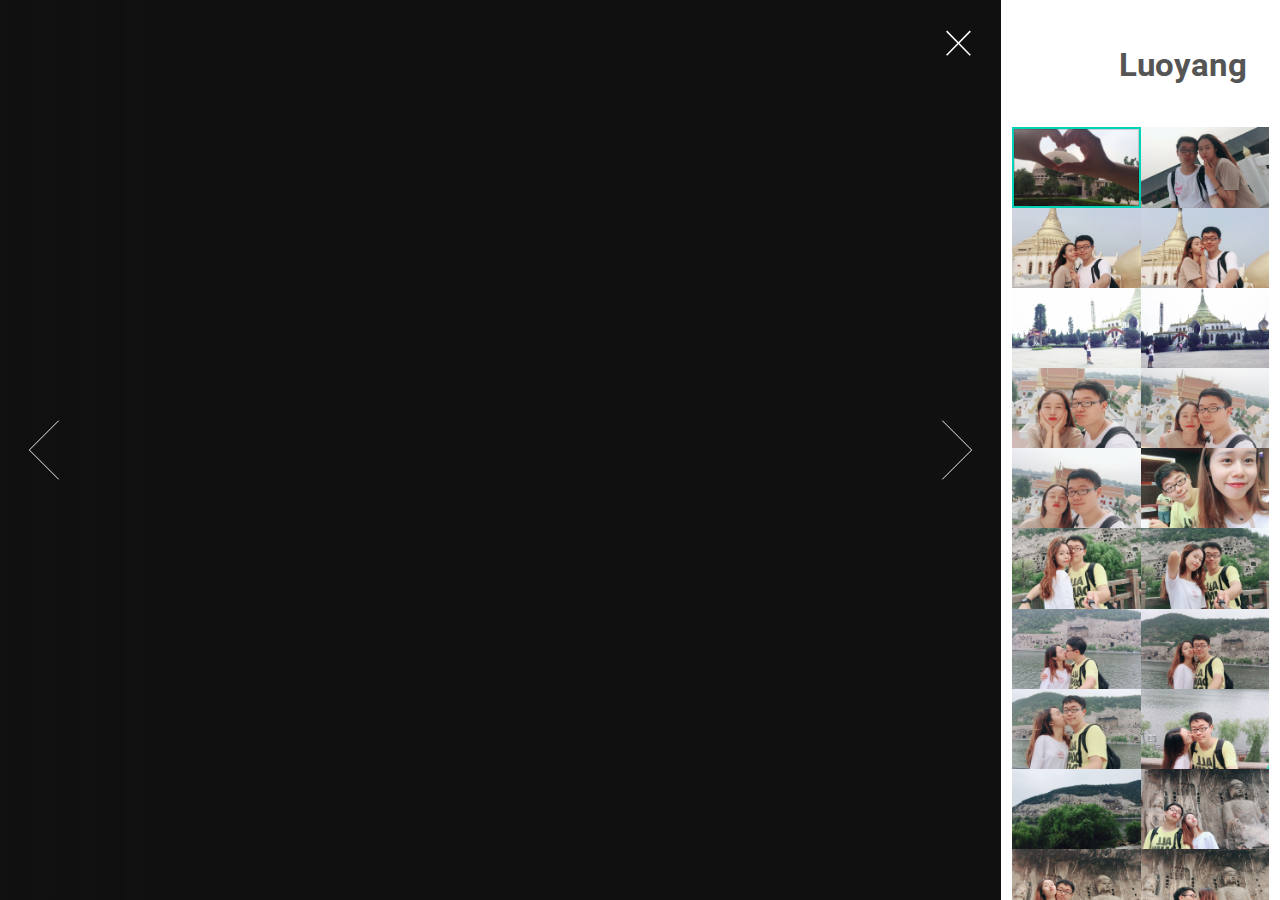
<file: Travel-Luoyang.html>
<!DOCTYPE html>
<html xmlns="http://www.w3.org/1999/xhtml">
<head>
    <meta http-equiv="content-type" content="text/html" charset="UTF-8">
    <title>我爱你</title>
    <meta name="keywords" content="我爱你">
    <meta name="description" content="我爱你">
    <meta name="viewport" content="width=device-width, initial-scale=1" />
    <!--[if lte IE 8]><script src="Assets/js/ie/html5shiv.js"></script><![endif]-->
    <link rel="stylesheet" href="Assets/css/main.css" />
    <!--[if lte IE 8]><link rel="stylesheet" href="Assets/css/ie8.css" /><![endif]-->
    <!--[if lte IE 9]><link rel="stylesheet" href="Assets/css/ie9.css" /><![endif]-->
    <noscript><link rel="stylesheet" href="Assets/css/noscript.css" /></noscript>
</head>
<body class="is-loading-0 is-loading-1 is-loading-2">
<!-- Main -->
<div id="main">
    <!-- Header -->
    <header id="header">
        <h1>Luoyang</h1>
    </header>
    <!-- Thumbnail -->
    <section id="thumbnails">
        <article>
            <a class="thumbnail" href="images/Luoyang/1.jpg"><img src="images/Luoyang/1.jpg" alt="" /></a>
            <h2>我们的♥</h2>
            <p>白马寺</p>
        </article>
        <article>
            <a class="thumbnail" href="images/Luoyang/2.jpg"><img src="images/Luoyang/2.jpg" alt="" /></a>
            <h2>♥我们♥</h2>
            <p>白马寺</p>
        </article>
        <article>
            <a class="thumbnail" href="images/Luoyang/3.jpg"><img src="images/Luoyang/3.jpg" alt="" /></a>
            <h2>♥我们♥</h2>
            <p>白马寺</p>
        </article>
        <article>
            <a class="thumbnail" href="images/Luoyang/4.jpg"><img src="images/Luoyang/4.jpg" alt="" /></a>
            <h2>♥我们♥</h2>
            <p>白马寺</p>
        </article>
        <article>
            <a class="thumbnail" href="images/Luoyang/5.jpg"><img src="images/Luoyang/5.jpg" alt="" /></a>
            <h2>老公</h2>
            <p>白马寺</p>
        </article>
        <article>
            <a class="thumbnail" href="images/Luoyang/6.jpg"><img src="images/Luoyang/6.jpg" alt="" /></a>
            <h2>老公</h2>
            <p>白马寺</p>
        </article>
        <article>
            <a class="thumbnail" href="images/Luoyang/7.jpg"><img src="images/Luoyang/7.jpg" alt="" /></a>
            <h2>♥我们♥</h2>
            <p>白马寺</p>
        </article>
        <article>
            <a class="thumbnail" href="images/Luoyang/8.jpg"><img src="images/Luoyang/8.jpg" alt="" /></a>
            <h2>♥我们♥</h2>
            <p>白马寺</p>
        </article>
        <article>
            <a class="thumbnail" href="images/Luoyang/9.jpg"><img src="images/Luoyang/9.jpg" alt="" /></a>
            <h2>♥我们♥</h2>
            <p>白马寺</p>
        </article>
        <article>
            <a class="thumbnail" href="images/Luoyang/10.jpg"><img src="images/Luoyang/10.jpg" alt="" /></a>
            <h2>♥我们♥</h2>
            <p>肯德基</p>
        </article>
        <article>
            <a class="thumbnail" href="images/Luoyang/11.jpg"><img src="images/Luoyang/11.jpg" alt="" /></a>
            <h2>♥我们♥</h2>
            <p>龙门石窟</p>
        </article>
        <article>
            <a class="thumbnail" href="images/Luoyang/12.jpg"><img src="images/Luoyang/12.jpg" alt="" /></a>
            <h2>♥我们♥</h2>
            <p>龙门石窟</p>
        </article>
        <article>
            <a class="thumbnail" href="images/Luoyang/13.jpg"><img src="images/Luoyang/13.jpg" alt="" /></a>
            <h2>♥我们♥</h2>
            <p>龙门石窟</p>
        </article>
        <article>
            <a class="thumbnail" href="images/Luoyang/14.jpg"><img src="images/Luoyang/14.jpg" alt="" /></a>
            <h2>♥我们♥</h2>
            <p>龙门石窟</p>
        </article>
        <article>
            <a class="thumbnail" href="images/Luoyang/15.jpg"><img src="images/Luoyang/15.jpg" alt="" /></a>
            <h2>♥我们♥</h2>
            <p>龙门石窟</p>
        </article>
        <article>
            <a class="thumbnail" href="images/Luoyang/16.jpg"><img src="images/Luoyang/16.jpg" alt="" /></a>
            <h2>♥我们♥</h2>
            <p>龙门石窟</p>
        </article>
        <article>
            <a class="thumbnail" href="images/Luoyang/17.jpg"><img src="images/Luoyang/17.jpg" alt="" /></a>
            <h2>龙门石窟</h2>
        </article>
        <article>
            <a class="thumbnail" href="images/Luoyang/18.jpg"><img src="images/Luoyang/18.jpg" alt="" /></a>
            <h2>♥我们♥</h2>
            <p>卢舍那大佛</p>
        </article>
        <article>
            <a class="thumbnail" href="images/Luoyang/19.jpg"><img src="images/Luoyang/19.jpg" alt="" /></a>
            <h2>♥我们♥</h2>
            <p>卢舍那大佛</p>
        </article>
        <article>
            <a class="thumbnail" href="images/Luoyang/20.jpg"><img src="images/Luoyang/20.jpg" alt="" /></a>
            <h2>♥我们♥</h2>
            <p>卢舍那大佛</p>
        </article>
        <article>
            <a class="thumbnail" href="images/Luoyang/21.jpg"><img src="images/Luoyang/21.jpg" alt="" /></a>
            <h2>♥我们♥</h2>
            <p>洛河</p>
        </article>
        <article>
            <a class="thumbnail" href="images/Luoyang/22.jpg"><img src="images/Luoyang/22.jpg" alt="" /></a>
            <h2>♥我们♥</h2>
            <p>洛河</p>
        </article>
        <article>
            <a class="thumbnail" href="images/Luoyang/23.jpg"><img src="images/Luoyang/23.jpg" alt="" /></a>
            <h2>♥我们♥</h2>
            <p>洛河</p>
        </article>
        <article>
            <a class="thumbnail" href="images/Luoyang/24.jpg"><img src="images/Luoyang/24.jpg" alt="" /></a>
            <h2>♥我们♥</h2>
            <p>洛河</p>
        </article>
        <article>
            <a class="thumbnail" href="images/Luoyang/25.jpg"><img src="images/Luoyang/25.jpg" alt="" /></a>
            <h2>♥我们♥</h2>
            <p>洛河</p>
        </article>
        <article>
            <a class="thumbnail" href="images/Luoyang/26.jpg"><img src="images/Luoyang/26.jpg" alt="" /></a>
            <h2>我们的♥</h2>
            <p>洛河</p>
        </article>
        <article>
            <a class="thumbnail" href="images/Luoyang/27.jpg"><img src="images/Luoyang/27.jpg" alt="" /></a>
            <h2>♥我们♥</h2>
            <p>洛河</p>
        </article>
        <article>
            <a class="thumbnail" href="images/Luoyang/28.jpg"><img src="images/Luoyang/28.jpg" alt="" /></a>
            <h2>♥我们♥</h2>
            <p>洛阳北郊机场</p>
        </article>
    </section>
</div>
<!-- Scripts -->
<script src="Assets/js/jquery.min.js"></script>
<script src="Assets/js/skel.min.js"></script>
<!--[if lte IE 8]><script src="Assets/js/ie/respond.min.js"></script><![endif]-->
<script src="Assets/js/main.js"></script>
</body>
</html>
</file>
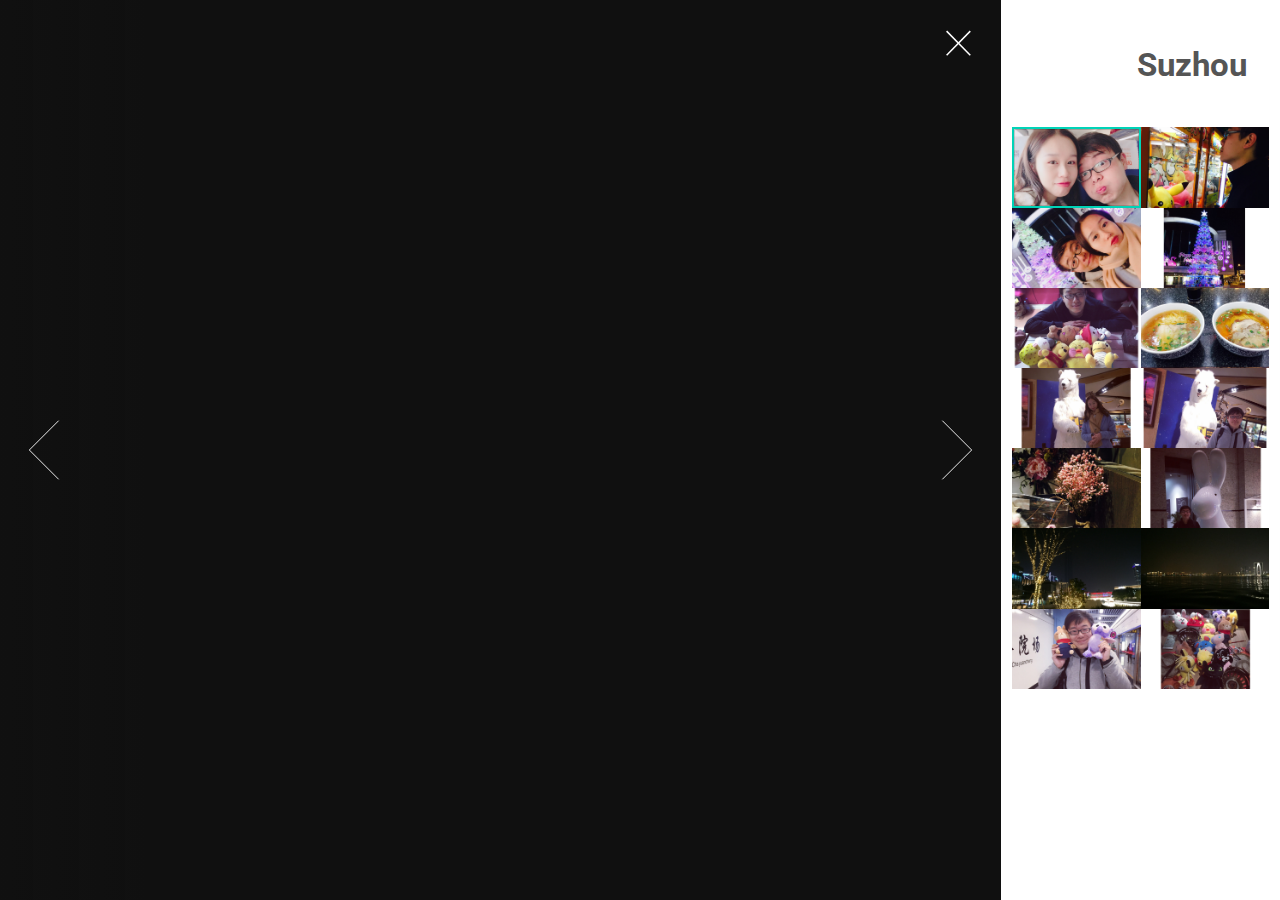
<file: Travel-Suzhou.html>
<!DOCTYPE html>
<html xmlns="http://www.w3.org/1999/xhtml">
<head>
    <meta http-equiv="content-type" content="text/html" charset="UTF-8">
    <title>我爱你</title>
    <meta name="keywords" content="我爱你">
    <meta name="description" content="我爱你">
    <meta name="viewport" content="width=device-width, initial-scale=1" />
    <!--[if lte IE 8]><script src="Assets/js/ie/html5shiv.js"></script><![endif]-->
    <link rel="stylesheet" href="Assets/css/main.css" />
    <!--[if lte IE 8]><link rel="stylesheet" href="Assets/css/ie8.css" /><![endif]-->
    <!--[if lte IE 9]><link rel="stylesheet" href="Assets/css/ie9.css" /><![endif]-->
    <noscript><link rel="stylesheet" href="Assets/css/noscript.css" /></noscript>
</head>
<body class="is-loading-0 is-loading-1 is-loading-2">
<!-- Main -->
<div id="main">
    <!-- Header -->
    <header id="header">
        <h1>Suzhou</h1>
    </header>
    <!-- Thumbnail -->
    <section id="thumbnails">
        <article>
            <a class="thumbnail" href="images/Suzhou/1.JPG"><img src="images/Suzhou/1.JPG" alt="" /></a>
            <h2>♥我们♥</h2>
            <p>在去苏州的高铁上</p>
        </article>
        <article>
            <a class="thumbnail" href="images/Suzhou/2.jpg"><img src="images/Suzhou/2.jpg" alt="" /></a>
            <h2>老公</h2>
            <p>老公正在抓娃娃</p>
        </article>
        <article>
            <a class="thumbnail" href="images/Suzhou/3.JPG"><img src="images/Suzhou/3.JPG" alt="" /></a>
            <h2>♥我们♥</h2>
            <p>圣诞树前的美美的自拍</p>
        </article>
        <article>
            <a class="thumbnail" href="images/Suzhou/4.jpg"><img src="images/Suzhou/4.jpg" alt="" /></a>
            <h2>漂亮的圣诞树</h2>
        </article>
        <article>
            <a class="thumbnail" href="images/Suzhou/5.JPG"><img src="images/Suzhou/5.JPG" alt="" /></a>
            <h2>老公</h2>
            <p>老公和我们抓的娃娃</p>
        </article>
        <article>
            <a class="thumbnail" href="images/Suzhou/6.jpg"><img src="images/Suzhou/6.jpg" alt="" /></a>
            <h2>苏式面条</h2>
        </article>
        <article>
            <a class="thumbnail" href="images/Suzhou/7.JPG"><img src="images/Suzhou/7.JPG" alt="" /></a>
            <h2>老婆大人</h2>
            <p>老婆大人和大白熊</p>
        </article>
        <article>
            <a class="thumbnail" href="images/Suzhou/8.JPG"><img src="images/Suzhou/8.JPG" alt="" /></a>
            <h2>老公</h2>
            <p>老公和大白熊</p>
        </article>
        <article>
            <a class="thumbnail" href="images/Suzhou/9.jpg"><img src="images/Suzhou/9.jpg" alt="" /></a>
            <h2>诚品书店里美丽的鲜花</h2>
        </article>
        <article>
            <a class="thumbnail" href="images/Suzhou/10.JPG"><img src="images/Suzhou/10.JPG" alt="" /></a>
            <h2>老公</h2>
            <p>老公和大白兔</p>
        </article>
        <article>
            <a class="thumbnail" href="images/Suzhou/11.JPG"><img src="images/Suzhou/11.JPG" alt="" /></a>
            <h2>苏州夜景</h2>
        </article>
        <article>
            <a class="thumbnail" href="images/Suzhou/12.JPG"><img src="images/Suzhou/12.JPG" alt="" /></a>
            <h2>金鸡湖夜景</h2>
        </article>
        <article>
            <a class="thumbnail" href="images/Suzhou/13.JPG"><img src="images/Suzhou/13.JPG" alt="" /></a>
            <h2>老公</h2>
            <p>抱着娃娃的老公</p>
        </article>
        <article>
            <a class="thumbnail" href="images/Suzhou/14.JPG"><img src="images/Suzhou/14.JPG" alt="" /></a>
            <h2>娃娃——我们的战利品嘿嘿</h2>
        </article>
    </section>
</div>
<!-- Scripts -->
<script src="Assets/js/jquery.min.js"></script>
<script src="Assets/js/skel.min.js"></script>
<!--[if lte IE 8]><script src="Assets/js/ie/respond.min.js"></script><![endif]-->
<script src="Assets/js/main.js"></script>
</body>
</html>
</file>
<file: Style/Welcome.css>
body
{
    width:100%;
	height:100%;
}
h1
{
	text-align:center;
	color:#fff;
	font-size:60px;
	font-family: 'Fruktur', cursive;
	margin-top:180px;
	text-shadow:1px 1px 1px #ccc,
				0 0 10px #fff,
				0 0 20px #fff,
				0 0 30px #fff,
				0 0 40px #ff0000,
				0 0 50px #ff0066,
				0 0 60px #ff00cc,
				0 0 70px #ff00de,
				0 0 80px #ff00de,
				0 0 100px #ff00de,
				0 0 150px #ff00de;
	transform-style:preserve-3d;
	-webkit-transform-style:preserve-3d;
	-moz-transform-style:preserve-3d;
	-ms-transform-style:preserve-3d;
	-o-transform-style:preserve-3d;
	animation:run ease-in-out 9s infinite;
	-webkit-animation: run ease-in-out 9s infinite;
	-moz-animation: run ease-in-out 9s infinite;
	-ms-animation: run ease-in-out 9s infinite;
	-o-animation: run ease-in-out 9s infinite;
}
.fa-heartbeat
{
	color:#ff00de;
	font-size:66px;
}
@keyframes run
{
	0%
	{
		transform:rotateX(-5deg) rotateY(0);
	}
	50%
	{
		transform:rotateX(0) rotateY(180deg);
		text-shadow:1px 1px px #ccc,
				0 0 10px #fff,
				0 0 20px #fff,
				0 0 30px #fff,
				0 0 40px #ff0000,
				0 0 70px #ff00de,
				0 0 80px #ff00de,
				0 0 100px #ff00de,
				0 0 150px #ff00de;
	}
	100%
	{
		transform:rotateX(5deg) rotateY(0);
	}
}
@-webkit-keyframes run
{
    0%
	{
		transform:rotateX(-5deg) rotateY(0);
	}
	50%
	{
		transform:rotateX(0) rotateY(180deg);
		text-shadow:1px 1px px #ccc,
				0 0 10px #fff,
				0 0 20px #fff,
				0 0 30px #fff,
				0 0 40px #ff0000,
				0 0 70px #ff00de,
				0 0 80px #ff00de,
				0 0 100px #ff00de,
				0 0 150px #ff00de;
	}
	100%
	{
		transform:rotateX(5deg) rotateY(0);
	}
}
@-moz-keyframes run
{
    0%
	{
		transform:rotateX(-5deg) rotateY(0);
		
	}
	50%
	{
		transform:rotateX(0) rotateY(180deg);
		text-shadow:1px 1px px #ccc,
				0 0 10px #fff,
				0 0 20px #fff,
				0 0 30px #fff,
				0 0 40px #ff0000,
				0 0 70px #ff00de,
				0 0 80px #ff00de,
				0 0 100px #ff00de,
				0 0 150px #ff00de;
	}
	100%{
		transform:rotateX(5deg) rotateY(0);
	}
}
@-o-keyframes run
{
    0%
	{
		transform:rotateX(-5deg) rotateY(0);
	}
	50%
	{
		transform:rotateX(0) rotateY(180deg);
		text-shadow:1px 1px px #ccc,
				0 0 10px #fff,
				0 0 20px #fff,
				0 0 30px #fff,
				0 0 40px #ff0000,
				0 0 70px #ff00de,
				0 0 80px #ff00de,
				0 0 100px #ff00de,
				0 0 150px #ff00de;
	}
	100%
	{
		transform:rotateX(5deg) rotateY(0);
	}
}
</file>
<file: Style/IndexStyle.css>
/*
Design by Free CSS Templates
http://www.freecsstemplates.org
Released for free under a Creative Commons Attribution 2.5 License
*/

body {
	
	background: #FFDBE1 url(../images/img01.jpg) repeat-x top left;
	font-family: "Trebuchet MS", Arial, Helvetica, sans-serif;
	font-size: 13px;
	color: #EF7283;
	margin: 0px;
	padding: 0px;
}

input, textarea {
	width: 220px;
	background: #FFFFFF url(../images/img04.gif) repeat-x;
	border-top: 1px solid #A3A3A3;
	border-right: 1px solid #E5E5E5;
	border-bottom: 1px solid #FFFFFF;
	border-left: 1px solid #D6D6D6;
	font: normal 1em/normal "Trebuchet MS", Arial, Helvetica, sans-serif;
	color: #6E6E6E;
}

h1, h2, h3 {
	color: #F62D47;
	letter-spacing: -1px;
}

h1, h1 a, h2, h2 a {
	text-decoration: none;
}

h1 a:hover, h2 a:hover {
	text-decoration: underline;
}

h1 {
	font-size: 38px;
}

h2 {
	font-size: 28px;
	font-weight: normal;
}

h3 {
	font-size: 16px;
}

p, ul, ol {
	margin-top: 1.5em;
	line-height: 190%;
}

ul, ol {
	margin-left: 3em;
}

blockquote {
	margin-left: 3em;
	margin-right: 3em;
}

a {
	color: #F62D47;text-decoration:none;
}

a:hover {
	text-decoration: none;
	color: #F62D47;
}

a img {
	border: none;
}

img.left {
	float: left;
	margin-right: 20px;
}

img.right {
	float: right;
	margin-right: 20px;
}

hr {
	display: none;
}

#header {
	width: 960px;
	height: 206px;
	margin: 0 auto;
	background: url(../images/img02.jpg) no-repeat top left;
}

/* Logo */

#logo {
	width: 970px;
	height: 196px;
	margin: 0 auto;
	background: url(../images/img02.jpg) no-repeat left top;
}

#logo h1, #logo h2 {
	margin: 0;
	padding: 0;
	text-transform: lowercase;
}

#logo h1 {
	padding: 50px 5px 0 195px;
	font-size: 48px;
	color: #F74B61;
}

#logo h2 {
	padding: 0px 0 0 198px;
	text-transform: uppercase;
	font-size: 10px;
	font-weight: bold;
	font-family: Arial, Helvetica, sans-serif;
	color: #FA8899;
}

#logo p {
	clear: left;
	margin: 0;
	padding: 0 0 0 20px;
	line-height: normal;
	font-size: 1.2em;
	font-weight: bold;
	color: #FA8899;
}

#logo a {
	color: #F74B61;text-decoration:none;
}

/* Header */

#header {
	width: 976px;
	margin: 0 auto;
	background: url(../images/img02.gif) no-repeat top left;
}

#menu {
	height: 60px;
	width: 960px;
	padding-left: 20px;
	font-family: Arial, Helvetica, sans-serif;
}

#menu ul {
	margin: 0;
	padding: 0;
	list-style: none;
	line-height: normal;
	text-decoration:none;
}

#menu li {
	float: left;text-decoration:none;
}

#menu a {
	display: block;
	float: left;
	height: 20px;background: url(../images/img03.jpg) no-repeat left 55%;
	padding: 20px 30px 15px 18px;	
	margin-right:-1px;
	text-decoration: none;
	text-transform: uppercase;
	font-size: 13px;
	color: #FFFFFF;text-decoration:none;
}

#menu a:hover {
	background:#ff4d93; color: #FFF; font-weight:bold; border-radius:50px 0;
}
#menu ul .tu{ background:#ff4d93; color: #FFF; font-weight:bold; border-radius:50px 0;}
#menu .current_page_item a {
	color: #FFFFFF;
}

/* Search */

#search {
	float: right;
	width: 260px;
	margin: 0px;
	margin-top: 10px;
}

#search fieldset {
	border: none;
}

#search #s {
	width: 160px;
	height: 23px;
	background: #FFDBE1;
	border: 1px solid #F57F8C;
}

#search #x {
	width: 40px;
	background: #F74B61;
	border-top: #F74B61 solid 1px;
	border-bottom: #F74B61 solid 3px;
	border-left: #F74B61 solid 1px;
	border-right: #F74B61 solid 1px;
	color: #FFDBE1;
}

/* Banner */

#banner {
	width: 960px;
	margin: 0 auto;
	padding: 8px 0;
}

/* Page */

#page {
	width: 900px;
	margin: 0 auto;
	padding: 45px 35px 0 25px;
}

/* Content */

#content {
	float: right;
	width: 603px;
	padding-top: 20px;
}

.post {
	background: url(../images/img08.jpg) repeat-y left top;
}

.post .title {
	margin: 0;
	padding: 10px 20px 10px 50px;
	background: #F74B61 url(../images/img05.jpg) no-repeat left top;
	border-bottom: 1px dotted #FFC1CA;
}

.post h1.title {
	padding: 5px 0  0 50px;
	background: #FECBD3 url(../images/img05.jpg) no-repeat left top;
	height: 40px;
	font-size: 2.4em;
	text-transform: lowercase;
}

.post .title a:hover {
	text-decoration: none;
}

.post .entry {
	margin: 0px;
	padding: 20px 20px;
}

.post .meta {
	height: 35px;
	margin: 15px 0 20px 0;
	padding: 15px 0 0 20px;
	background: #F74B61 url(../images/img04.jpg) no-repeat;
	line-height: normal;
	border-top: 1px dotted #FFC1CA;
}

/* Sidebar */

#sidebar {
	float: left;
	width: 250px;
	text-decoration:none;
}

#sidebar ul {
	margin: 0;
	padding: 0;
	list-style:disc;
	line-height: normal;
	text-decoration:none;
}

#sidebar li {
	margin-bottom: 40px;text-decoration:none;
}

#sidebar li ul {
	padding-left: 25px;text-decoration:none;
}

#sidebar li li {
	margin: 0;
	padding: 5px 10px;
	background: url(../images/img07.gif) no-repeat left 50%;text-decoration:none;
}

#sidebar li h2 {
	margin: 0 0 1em 0;
	background: url(../images/img06.jpg) no-repeat left 70%;
	padding: 15px 0  10px 25px;
	border-bottom: 1px dotted #FA8496;
	height: 30px;
	text-transform: lowercase;
	font-size: 28px;
	letter-spacing: -1px;text-decoration:none;
}

#sidebar li p {
	padding: 0 20px;
}

/* Calendar */

#sidebar #calendar {
	padding: 0;
}

#calendar caption {
}

#calendar table {
	width: 100%;
	padding: 0 20px;
	text-align: center;
}

#calendar thead th {
	border-bottom: 2px solid #F2F2F2;
	border-top: 1px solid #F2F2F2;
}

#calendar tbody td {
	padding: 5px 0;
	border-bottom: 1px solid #F2F2F2;
}

#calendar tfoot td {
	border-top: 1px solid #F2F2F2;
}

#calendar #prev {
	text-align: left;
}

#calendar #next {
	text-align: right;
}

#calendar a {
	font-weight: bold;text-decoration:none;
}

/* Footer */

#footer {
	clear: both;
	width: 870px;
	height: 50px;
	margin: 0 auto;
	padding: 35px 45px;
	border-top: 5px solid #FA8597;
}

#footer p {
	margin: 0;
	line-height: normal;
	color: #FA8597;
}

#footer a {
	color: #F62D47;
}

#footer .legal {
	float: left;
}

#footer .credit {
	float: right;
}
</file>
<file: Assets-Graduation/css/ie9.css>
/*
	Multiverse by HTML5 UP
	html5up.net | @ajlkn
	Free for personal and commercial use under the CCA 3.0 license (html5up.net/license)
*/

/* Panel */

	.panel > .inner.split:after {
		clear: both;
		content: '';
		display: block;
	}

	.panel > .inner.split > div {
		float: left;
		margin-left: 0;
		padding-left: 0;
	}

	.panel > .inner.split > :first-child {
		padding-left: 0;
	}

/* Wrapper */

	#wrapper:before {
		display: none;
	}

/* Main */

	#main:after {
		clear: both;
		content: '';
		display: block;
	}

	#main .thumb {
		float: left;
	}
</file>
<file: Assets/css/ie8.css>
/*
	Lens by HTML5 UP
	html5up.net | @ajlkn
	Free for personal and commercial use under the CCA 3.0 license (html5up.net/license)
*/

/* Viewer */

	#viewer {
		width: 100%;
	}
</file>
<file: Assets/css/ie9.css>
/*
	Lens by HTML5 UP
	html5up.net | @ajlkn
	Free for personal and commercial use under the CCA 3.0 license (html5up.net/license)
*/

/* Thumbnails */

	#thumbnails:after {
		content: '';
		display: block;
		clear: both;
	}

	#thumbnails article {
		float: left;
	}

/* Viewer */

	#viewer .inner {
		box-shadow: inset 0 0 9em 2em rgba(16, 16, 16, 0.2);
	}

		#viewer .inner:before {
			display: none;
		}

	#viewer .slide .caption {
		background-color: rgba(16, 16, 16, 0.5);
	}
</file>
<file: Assets/css/noscript.css>
/*
	Lens by HTML5 UP
	html5up.net | @ajlkn
	Free for personal and commercial use under the CCA 3.0 license (html5up.net/license)
*/

/* Main */

	#main {
		opacity: 1 !important;
		right: 0 !important;
	}

	body:before {
		content: 'Javascript is disabled :(';
		display: block;
		position: absolute;
		top: 50%;
		width: calc(100% - 22.5em * 0.333333333);
		height: 4em;
		margin-top: -2em;
		color: #272727;
		cursor: default;
		font-size: 3em;
		line-height: 4em;
		text-align: center;
		white-space: nowrap;
		left: 0;
	}
</file>
<file: Assets-Graduation/css/main.css>
@import url(font-awesome.min.css);
@import url("http://fonts.googleapis.com/css?family=Source+Sans+Pro:300,300italic,400,400italic");

/*
	Multiverse by HTML5 UP
	html5up.net | @ajlkn
	Free for personal and commercial use under the CCA 3.0 license (html5up.net/license)
*/

/* Reset */

	html, body, div, span, applet, object, iframe, h1, h2, h3, h4, h5, h6, p, blockquote, pre, a, abbr, acronym, address, big, cite, code, del, dfn, em, img, ins, kbd, q, s, samp, small, strike, strong, sub, sup, tt, var, b, u, i, center, dl, dt, dd, ol, ul, li, fieldset, form, label, legend, table, caption, tbody, tfoot, thead, tr, th, td, article, aside, canvas, details, embed, figure, figcaption, footer, header, hgroup, menu, nav, output, ruby, section, summary, time, mark, audio, video {
		margin: 0;
		padding: 0;
		border: 0;
		font-size: 100%;
		font: inherit;
		vertical-align: baseline;
	}

	article, aside, details, figcaption, figure, footer, header, hgroup, menu, nav, section {
		display: block;
	}

	body {
		line-height: 1;
	}

	ol, ul {
		list-style: none;
	}

	blockquote, q {
		quotes: none;
	}

	blockquote:before, blockquote:after, q:before, q:after {
		content: '';
		content: none;
	}

	table {
		border-collapse: collapse;
		border-spacing: 0;
	}

	body {
		-webkit-text-size-adjust: none;
	}

/* Box Model */

	*, *:before, *:after {
		-moz-box-sizing: border-box;
		-webkit-box-sizing: border-box;
		box-sizing: border-box;
	}

	@-moz-keyframes spinner {
		0% {
			-moz-transform: rotate(0deg);
			-webkit-transform: rotate(0deg);
			-ms-transform: rotate(0deg);
			transform: rotate(0deg);
		}

		100% {
			-moz-transform: rotate(359deg);
			-webkit-transform: rotate(359deg);
			-ms-transform: rotate(359deg);
			transform: rotate(359deg);
		}
	}

	@-webkit-keyframes spinner {
		0% {
			-moz-transform: rotate(0deg);
			-webkit-transform: rotate(0deg);
			-ms-transform: rotate(0deg);
			transform: rotate(0deg);
		}

		100% {
			-moz-transform: rotate(359deg);
			-webkit-transform: rotate(359deg);
			-ms-transform: rotate(359deg);
			transform: rotate(359deg);
		}
	}

	@-ms-keyframes spinner {
		0% {
			-moz-transform: rotate(0deg);
			-webkit-transform: rotate(0deg);
			-ms-transform: rotate(0deg);
			transform: rotate(0deg);
		}

		100% {
			-moz-transform: rotate(359deg);
			-webkit-transform: rotate(359deg);
			-ms-transform: rotate(359deg);
			transform: rotate(359deg);
		}
	}

	@keyframes spinner {
		0% {
			-moz-transform: rotate(0deg);
			-webkit-transform: rotate(0deg);
			-ms-transform: rotate(0deg);
			transform: rotate(0deg);
		}

		100% {
			-moz-transform: rotate(359deg);
			-webkit-transform: rotate(359deg);
			-ms-transform: rotate(359deg);
			transform: rotate(359deg);
		}
	}

/* Basic */

	@-ms-viewport {
		width: device-width;
	}

	body {
		-ms-overflow-style: scrollbar;
	}

	@media screen and (max-width: 480px) {

		html, body {
			min-width: 320px;
		}

	}

	body {
		background: #242629;
	}

		body.loading *, body.loading *:before, body.loading *:after {
			-moz-animation: none !important;
			-webkit-animation: none !important;
			-ms-animation: none !important;
			animation: none !important;
			-moz-transition: none !important;
			-webkit-transition: none !important;
			-ms-transition: none !important;
			transition: none !important;
		}

		body.resizing *, body.resizing *:before, body.resizing *:after {
			-moz-animation: none !important;
			-webkit-animation: none !important;
			-ms-animation: none !important;
			animation: none !important;
			-moz-transition: none !important;
			-webkit-transition: none !important;
			-ms-transition: none !important;
			transition: none !important;
		}

/* Type */

	body, input, select, textarea {
		color: #a0a0a1;
		font-family: "Source Sans Pro", Helvetica, sans-serif;
		font-size: 15pt;
		font-weight: 300;
		letter-spacing: 0.025em;
		line-height: 1.65;
	}

		@media screen and (max-width: 1680px) {

			body, input, select, textarea {
				font-size: 11pt;
			}

		}

	a {
		-moz-transition: color 0.2s ease-in-out, border-bottom-color 0.2s ease-in-out;
		-webkit-transition: color 0.2s ease-in-out, border-bottom-color 0.2s ease-in-out;
		-ms-transition: color 0.2s ease-in-out, border-bottom-color 0.2s ease-in-out;
		transition: color 0.2s ease-in-out, border-bottom-color 0.2s ease-in-out;
		border-bottom: dotted 1px;
		color: #34a58e;
		text-decoration: none;
	}

		a:hover {
			border-bottom-color: transparent;
			color: #34a58e !important;
		}

	strong, b {
		color: #ffffff;
		font-weight: 300;
	}

	em, i {
		font-style: italic;
	}

	p {
		margin: 0 0 2em 0;
	}

	h1, h2, h3, h4, h5, h6 {
		color: #ffffff;
		font-weight: 300;
		letter-spacing: 0.1em;
		line-height: 1.5;
		margin: 0 0 1em 0;
		text-transform: uppercase;
	}

		h1 a, h2 a, h3 a, h4 a, h5 a, h6 a {
			color: inherit;
			text-decoration: none;
		}

	h1 {
		font-size: 2em;
	}

	h2 {
		font-size: 1.25em;
	}

	h3 {
		font-size: 1.1em;
	}

	h4 {
		font-size: 1em;
	}

	h5 {
		font-size: 0.9em;
	}

	h6 {
		font-size: 0.7em;
	}

	@media screen and (max-width: 736px) {

		h2 {
			font-size: 1em;
		}

		h3 {
			font-size: 0.9em;
		}

		h4 {
			font-size: 0.8em;
		}

		h5 {
			font-size: 0.7em;
		}

		h6 {
			font-size: 0.7em;
		}

	}

	sub {
		font-size: 0.8em;
		position: relative;
		top: 0.5em;
	}

	sup {
		font-size: 0.8em;
		position: relative;
		top: -0.5em;
	}

	blockquote {
		border-left: 4px #36383c;
		font-style: italic;
		margin: 0 0 2em 0;
		padding: 0.5em 0 0.5em 2em;
	}

	code {
		background: #34363b;
		border: solid 1px #36383c;
		font-family: "Courier New", monospace;
		font-size: 0.9em;
		margin: 0 0.25em;
		padding: 0.25em 0.65em;
	}

	pre {
		-webkit-overflow-scrolling: touch;
		font-family: "Courier New", monospace;
		font-size: 0.9em;
		margin: 0 0 2em 0;
	}

		pre code {
			display: block;
			line-height: 1.75;
			padding: 1em 1.5em;
			overflow-x: auto;
		}

	hr {
		border: 0;
		border-bottom: solid 1px #36383c;
		margin: 2em 0;
	}

		hr.major {
			margin: 3em 0;
		}

	.align-left {
		text-align: left;
	}

	.align-center {
		text-align: center;
	}

	.align-right {
		text-align: right;
	}

/* Button */

	input[type="submit"],
	input[type="reset"],
	input[type="button"],
	button,
	.button {
		-moz-appearance: none;
		-webkit-appearance: none;
		-ms-appearance: none;
		appearance: none;
		-moz-transition: background-color 0.2s ease-in-out, box-shadow 0.2s ease-in-out, color 0.2s ease-in-out;
		-webkit-transition: background-color 0.2s ease-in-out, box-shadow 0.2s ease-in-out, color 0.2s ease-in-out;
		-ms-transition: background-color 0.2s ease-in-out, box-shadow 0.2s ease-in-out, color 0.2s ease-in-out;
		transition: background-color 0.2s ease-in-out, box-shadow 0.2s ease-in-out, color 0.2s ease-in-out;
		background-color: transparent;
		border: 0;
		border-radius: 0;
		box-shadow: inset 0 0 0 2px #36383c;
		color: #ffffff !important;
		cursor: pointer;
		display: inline-block;
		font-size: 0.9em;
		font-weight: 300;
		height: 3.05556em;
		letter-spacing: 0.1em;
		line-height: 3.05556em;
		padding: 0 2.5em;
		text-align: center;
		text-decoration: none;
		text-transform: uppercase;
		white-space: nowrap;
	}

		input[type="submit"]:hover,
		input[type="reset"]:hover,
		input[type="button"]:hover,
		button:hover,
		.button:hover {
			box-shadow: inset 0 0 0 2px #34a58e;
			color: #34a58e !important;
		}

			input[type="submit"]:hover:active,
			input[type="reset"]:hover:active,
			input[type="button"]:hover:active,
			button:hover:active,
			.button:hover:active {
				background-color: rgba(52, 165, 142, 0.15);
				color: #34a58e !important;
			}

		input[type="submit"].icon,
		input[type="reset"].icon,
		input[type="button"].icon,
		button.icon,
		.button.icon {
			padding-left: 1.35em;
		}

			input[type="submit"].icon:before,
			input[type="reset"].icon:before,
			input[type="button"].icon:before,
			button.icon:before,
			.button.icon:before {
				margin-right: 0.5em;
			}

		input[type="submit"].fit,
		input[type="reset"].fit,
		input[type="button"].fit,
		button.fit,
		.button.fit {
			display: block;
			margin: 0 0 1em 0;
			width: 100%;
		}

		input[type="submit"].small,
		input[type="reset"].small,
		input[type="button"].small,
		button.small,
		.button.small {
			font-size: 0.8em;
		}

		input[type="submit"].big,
		input[type="reset"].big,
		input[type="button"].big,
		button.big,
		.button.big {
			font-size: 1.35em;
		}

		input[type="submit"].special,
		input[type="reset"].special,
		input[type="button"].special,
		button.special,
		.button.special {
			background-color: #34a58e;
			box-shadow: none;
		}

			input[type="submit"].special:hover,
			input[type="reset"].special:hover,
			input[type="button"].special:hover,
			button.special:hover,
			.button.special:hover {
				background-color: #47c5ab;
				color: #ffffff !important;
			}

				input[type="submit"].special:hover:active,
				input[type="reset"].special:hover:active,
				input[type="button"].special:hover:active,
				button.special:hover:active,
				.button.special:hover:active {
					background-color: #287e6d;
				}

		input[type="submit"].disabled, input[type="submit"]:disabled,
		input[type="reset"].disabled,
		input[type="reset"]:disabled,
		input[type="button"].disabled,
		input[type="button"]:disabled,
		button.disabled,
		button:disabled,
		.button.disabled,
		.button:disabled {
			-moz-pointer-events: none;
			-webkit-pointer-events: none;
			-ms-pointer-events: none;
			pointer-events: none;
			opacity: 0.35;
		}

/* Form */

	form {
		margin: 0 0 2em 0;
	}

		form .field {
			margin: 0 0 1.3em 0;
		}

			form .field.half {
				float: left;
				padding: 0 0 0 0.65em;
				width: 50%;
			}

				form .field.half.first {
					padding: 0 0.65em 0 0;
				}

		form > .actions {
			margin: 1.5em 0 0 0 !important;
		}

		@media screen and (max-width: 736px) {

			form .field.half {
				float: none;
				padding: 0;
				width: 100%;
			}

				form .field.half.first {
					padding: 0;
				}

		}

	label {
		color: #ffffff;
		display: block;
		font-size: 0.9em;
		font-weight: 300;
		margin: 0 0 1em 0;
	}

	input[type="text"],
	input[type="password"],
	input[type="email"],
	input[type="tel"],
	select,
	textarea {
		-moz-appearance: none;
		-webkit-appearance: none;
		-ms-appearance: none;
		appearance: none;
		background: #34363b;
		border: 0;
		border-radius: 0;
		color: #a0a0a1;
		display: block;
		outline: 0;
		padding: 0 1em;
		text-decoration: none;
		width: 100%;
	}

		input[type="text"]:invalid,
		input[type="password"]:invalid,
		input[type="email"]:invalid,
		input[type="tel"]:invalid,
		select:invalid,
		textarea:invalid {
			box-shadow: none;
		}

		input[type="text"]:focus,
		input[type="password"]:focus,
		input[type="email"]:focus,
		input[type="tel"]:focus,
		select:focus,
		textarea:focus {
			box-shadow: inset 0 0 0 2px #34a58e;
		}

	.select-wrapper {
		text-decoration: none;
		display: block;
		position: relative;
	}

		.select-wrapper:before {
			-moz-osx-font-smoothing: grayscale;
			-webkit-font-smoothing: antialiased;
			font-family: FontAwesome;
			font-style: normal;
			font-weight: normal;
			text-transform: none !important;
		}

		.select-wrapper:before {
			color: #36383c;
			content: '\f078';
			display: block;
			height: 2.75em;
			line-height: 2.75em;
			pointer-events: none;
			position: absolute;
			right: 0;
			text-align: center;
			top: 0;
			width: 2.75em;
		}

		.select-wrapper select::-ms-expand {
			display: none;
		}

	input[type="text"],
	input[type="password"],
	input[type="email"],
	select {
		height: 2.75em;
	}

	textarea {
		padding: 0.75em 1em;
	}

	input[type="checkbox"],
	input[type="radio"] {
		-moz-appearance: none;
		-webkit-appearance: none;
		-ms-appearance: none;
		appearance: none;
		display: block;
		float: left;
		margin-right: -2em;
		opacity: 0;
		width: 1em;
		z-index: -1;
	}

		input[type="checkbox"] + label,
		input[type="radio"] + label {
			text-decoration: none;
			color: #a0a0a1;
			cursor: pointer;
			display: inline-block;
			font-size: 1em;
			font-weight: 300;
			padding-left: 2.4em;
			padding-right: 0.75em;
			position: relative;
		}

			input[type="checkbox"] + label:before,
			input[type="radio"] + label:before {
				-moz-osx-font-smoothing: grayscale;
				-webkit-font-smoothing: antialiased;
				font-family: FontAwesome;
				font-style: normal;
				font-weight: normal;
				text-transform: none !important;
			}

			input[type="checkbox"] + label:before,
			input[type="radio"] + label:before {
				background: #34363b;
				content: '';
				display: inline-block;
				height: 1.65em;
				left: 0;
				line-height: 1.58125em;
				position: absolute;
				text-align: center;
				top: 0;
				width: 1.65em;
			}

		input[type="checkbox"]:checked + label:before,
		input[type="radio"]:checked + label:before {
			background: #34a58e;
			border-color: #34a58e;
			color: #ffffff;
			content: '\f00c';
		}

		input[type="checkbox"]:focus + label:before,
		input[type="radio"]:focus + label:before {
			box-shadow: 0 0 0 2px #34a58e;
		}

	input[type="radio"] + label:before {
		border-radius: 100%;
	}

	::-webkit-input-placeholder {
		color: #707071 !important;
		opacity: 1.0;
	}

	:-moz-placeholder {
		color: #707071 !important;
		opacity: 1.0;
	}

	::-moz-placeholder {
		color: #707071 !important;
		opacity: 1.0;
	}

	:-ms-input-placeholder {
		color: #707071 !important;
		opacity: 1.0;
	}

	.formerize-placeholder {
		color: #707071 !important;
		opacity: 1.0;
	}

/* Icon */

	.icon {
		text-decoration: none;
		border-bottom: none;
		position: relative;
	}

		.icon:before {
			-moz-osx-font-smoothing: grayscale;
			-webkit-font-smoothing: antialiased;
			font-family: FontAwesome;
			font-style: normal;
			font-weight: normal;
			text-transform: none !important;
		}

		.icon > .label {
			display: none;
		}

/* List */

	ol {
		list-style: decimal;
		margin: 0 0 2em 0;
		padding-left: 1.25em;
	}

		ol li {
			padding-left: 0.25em;
		}

	ul {
		list-style: disc;
		margin: 0 0 2em 0;
		padding-left: 1em;
	}

		ul li {
			padding-left: 0.5em;
		}

		ul.alt {
			list-style: none;
			padding-left: 0;
		}

			ul.alt li {
				border-top: solid 1px #36383c;
				padding: 0.5em 0;
			}

				ul.alt li:first-child {
					border-top: 0;
					padding-top: 0;
				}

		ul.icons {
			cursor: default;
			list-style: none;
			padding-left: 0;
		}

			ul.icons li {
				display: inline-block;
				padding: 0 1em 0 0;
			}

				ul.icons li:last-child {
					padding-right: 0;
				}

				ul.icons li .icon {
					color: #505051;
				}

					ul.icons li .icon:before {
						font-size: 1.5em;
					}

		ul.actions {
			cursor: default;
			list-style: none;
			padding-left: 0;
		}

			ul.actions li {
				display: inline-block;
				padding: 0 1em 0 0;
				vertical-align: middle;
			}

				ul.actions li:last-child {
					padding-right: 0;
				}

			ul.actions.small li {
				padding: 0 0.5em 0 0;
			}

			ul.actions.vertical li {
				display: block;
				padding: 1em 0 0 0;
			}

				ul.actions.vertical li:first-child {
					padding-top: 0;
				}

				ul.actions.vertical li > * {
					margin-bottom: 0;
				}

			ul.actions.vertical.small li {
				padding: 0.5em 0 0 0;
			}

				ul.actions.vertical.small li:first-child {
					padding-top: 0;
				}

			ul.actions.fit {
				display: table;
				margin-left: -1em;
				padding: 0;
				table-layout: fixed;
				width: calc(100% + 1em);
			}

				ul.actions.fit li {
					display: table-cell;
					padding: 0 0 0 1em;
				}

					ul.actions.fit li > * {
						margin-bottom: 0;
					}

				ul.actions.fit.small {
					margin-left: -0.5em;
					width: calc(100% + 0.5em);
				}

					ul.actions.fit.small li {
						padding: 0 0 0 0.5em;
					}

			@media screen and (max-width: 480px) {

				ul.actions {
					margin: 0 0 2em 0;
				}

					ul.actions li {
						padding: 1em 0 0 0;
						display: block;
						text-align: center;
						width: 100%;
					}

						ul.actions li:first-child {
							padding-top: 0;
						}

						ul.actions li > * {
							width: 100%;
							margin: 0 !important;
						}

							ul.actions li > *.icon:before {
								margin-left: -2em;
							}

					ul.actions.small li {
						padding: 0.5em 0 0 0;
					}

						ul.actions.small li:first-child {
							padding-top: 0;
						}

			}

	dl {
		margin: 0 0 2em 0;
	}

		dl dt {
			display: block;
			font-weight: 300;
			margin: 0 0 1em 0;
		}

		dl dd {
			margin-left: 2em;
		}

/* Table */

	.table-wrapper {
		-webkit-overflow-scrolling: touch;
		overflow-x: auto;
	}

	table {
		margin: 0 0 2em 0;
		width: 100%;
	}

		table tbody tr {
			border: solid 1px #36383c;
			border-left: 0;
			border-right: 0;
		}

			table tbody tr:nth-child(2n + 1) {
				background-color: #34363b;
			}

		table td {
			padding: 0.75em 0.75em;
		}

		table th {
			color: #ffffff;
			font-size: 0.9em;
			font-weight: 300;
			padding: 0 0.75em 0.75em 0.75em;
			text-align: left;
		}

		table thead {
			border-bottom: solid 2px #36383c;
		}

		table tfoot {
			border-top: solid 2px #36383c;
		}

		table.alt {
			border-collapse: separate;
		}

			table.alt tbody tr td {
				border: solid 1px #36383c;
				border-left-width: 0;
				border-top-width: 0;
			}

				table.alt tbody tr td:first-child {
					border-left-width: 1px;
				}

			table.alt tbody tr:first-child td {
				border-top-width: 1px;
			}

			table.alt thead {
				border-bottom: 0;
			}

			table.alt tfoot {
				border-top: 0;
			}

/* Panel */

	.panel {
		padding: 4em 4em 2em 4em ;
		-moz-transform: translateY(100vh);
		-webkit-transform: translateY(100vh);
		-ms-transform: translateY(100vh);
		transform: translateY(100vh);
		-moz-transition: -moz-transform 0.5s ease;
		-webkit-transition: -webkit-transform 0.5s ease;
		-ms-transition: -ms-transform 0.5s ease;
		transition: transform 0.5s ease;
		-webkit-overflow-scrolling: touch;
		background: rgba(36, 38, 41, 0.975);
		bottom: 4em;
		left: 0;
		max-height: calc(80vh - 4em);
		overflow-y: auto;
		position: fixed;
		width: 100%;
		z-index: 10001;
	}

		.panel.active {
			-moz-transform: translateY(1px);
			-webkit-transform: translateY(1px);
			-ms-transform: translateY(1px);
			transform: translateY(1px);
		}

		.panel > .inner {
			margin: 0 auto;
			max-width: 100%;
			width: 75em;
		}

			.panel > .inner.split {
				display: -moz-flex;
				display: -webkit-flex;
				display: -ms-flex;
				display: flex;
			}

				.panel > .inner.split > div {
					margin-left: 4em;
					width: 50%;
				}

				.panel > .inner.split > :first-child {
					margin-left: 0;
				}

		.panel > .closer {
			-moz-transition: opacity 0.2s ease-in-out;
			-webkit-transition: opacity 0.2s ease-in-out;
			-ms-transition: opacity 0.2s ease-in-out;
			transition: opacity 0.2s ease-in-out;
			background-image: url("images/close.svg");
			background-position: center;
			background-repeat: no-repeat;
			background-size: 3em;
			cursor: pointer;
			height: 5em;
			opacity: 0.25;
			position: absolute;
			right: 0;
			top: 0;
			width: 5em;
			z-index: 2;
		}

			.panel > .closer:hover {
				opacity: 1.0;
			}

		@media screen and (max-width: 1280px) {

			.panel {
				padding: 3em 3em 1em 3em ;
			}

				.panel > .inner.split > div {
					margin-left: 3em;
				}

				.panel > .closer {
					background-size: 2.5em;
					background-position: 75% 25%;
				}

		}

		@media screen and (max-width: 980px) {

			.panel > .inner.split {
				-moz-flex-direction: column;
				-webkit-flex-direction: column;
				-ms-flex-direction: column;
				flex-direction: column;
			}

				.panel > .inner.split > div {
					margin-left: 0;
					width: 100%;
				}

		}

		@media screen and (max-width: 736px) {

			.panel {
				-moz-transform: translateY(-100vh);
				-webkit-transform: translateY(-100vh);
				-ms-transform: translateY(-100vh);
				transform: translateY(-100vh);
				padding: 4em 2em 2em 2em ;
				bottom: auto;
				top: calc(4em - 1px);
			}

				.panel.active {
					-moz-transform: translateY(0);
					-webkit-transform: translateY(0);
					-ms-transform: translateY(0);
					transform: translateY(0);
				}

		}

/* Poptrox Popup */

	.poptrox-overlay {
		-webkit-tap-highlight-color: rgba(255, 255, 255, 0);
	}

	.poptrox-popup {
		background: rgba(31, 34, 36, 0.925);
		box-shadow: 0 1em 3em 0.5em rgba(0, 0, 0, 0.25);
		cursor: default;
	}

		.poptrox-popup:before {
			-moz-transition: opacity 0.2s ease-in-out;
			-webkit-transition: opacity 0.2s ease-in-out;
			-ms-transition: opacity 0.2s ease-in-out;
			transition: opacity 0.2s ease-in-out;
			background-image: -moz-linear-gradient(to left, rgba(31,34,36,0.35), rgba(31,34,36,0) 10em, rgba(31,34,36,0)), -moz-linear-gradient(to right, rgba(31,34,36,0.35), rgba(31,34,36,0) 10em, rgba(31,34,36,0));
			background-image: -webkit-linear-gradient(to left, rgba(31,34,36,0.35), rgba(31,34,36,0) 10em, rgba(31,34,36,0)), -webkit-linear-gradient(to right, rgba(31,34,36,0.35), rgba(31,34,36,0) 10em, rgba(31,34,36,0));
			background-image: -ms-linear-gradient(to left, rgba(31,34,36,0.35), rgba(31,34,36,0) 10em, rgba(31,34,36,0)), -ms-linear-gradient(to right, rgba(31,34,36,0.35), rgba(31,34,36,0) 10em, rgba(31,34,36,0));
			background-image: linear-gradient(to left, rgba(31,34,36,0.35), rgba(31,34,36,0) 10em, rgba(31,34,36,0)), linear-gradient(to right, rgba(31,34,36,0.35), rgba(31,34,36,0) 10em, rgba(31,34,36,0));
			content: '';
			display: block;
			height: 100%;
			left: 0;
			position: absolute;
			top: 0;
			width: 100%;
			z-index: 1;
			opacity: 1;
		}

		.poptrox-popup .closer {
			-moz-transition: opacity 0.2s ease-in-out;
			-webkit-transition: opacity 0.2s ease-in-out;
			-ms-transition: opacity 0.2s ease-in-out;
			transition: opacity 0.2s ease-in-out;
			background-image: url("images/close.svg");
			background-position: center;
			background-repeat: no-repeat;
			background-size: 3em;
			height: 5em;
			opacity: 0;
			position: absolute;
			right: 0;
			top: 0;
			width: 5em;
			z-index: 2;
		}

		.poptrox-popup .nav-previous,
		.poptrox-popup .nav-next {
			-moz-transition: opacity 0.2s ease-in-out;
			-webkit-transition: opacity 0.2s ease-in-out;
			-ms-transition: opacity 0.2s ease-in-out;
			transition: opacity 0.2s ease-in-out;
			background-image: url("images/arrow.svg");
			background-position: center;
			background-repeat: no-repeat;
			background-size: 5em;
			cursor: pointer;
			height: 8em;
			margin-top: -4em;
			opacity: 0;
			position: absolute;
			top: 50%;
			width: 6em;
			z-index: 2;
		}

		.poptrox-popup .nav-previous {
			-moz-transform: scaleX(-1);
			-webkit-transform: scaleX(-1);
			-ms-transform: scaleX(-1);
			transform: scaleX(-1);
			left: 0;
		}

		.poptrox-popup .nav-next {
			right: 0;
		}

		.poptrox-popup .caption {
			padding: 2em 2em 0.1em 2em ;
			background-image: -moz-linear-gradient(to top, rgba(16,16,16,0.45) 25%, rgba(16,16,16,0) 100%);
			background-image: -webkit-linear-gradient(to top, rgba(16,16,16,0.45) 25%, rgba(16,16,16,0) 100%);
			background-image: -ms-linear-gradient(to top, rgba(16,16,16,0.45) 25%, rgba(16,16,16,0) 100%);
			background-image: linear-gradient(to top, rgba(16,16,16,0.45) 25%, rgba(16,16,16,0) 100%);
			bottom: 0;
			cursor: default;
			left: 0;
			position: absolute;
			text-align: left;
			width: 100%;
			z-index: 2;
		}

			.poptrox-popup .caption h2, .poptrox-popup .caption h3, .poptrox-popup .caption h4, .poptrox-popup .caption h5, .poptrox-popup .caption h6 {
				margin: 0 0 0.5em 0;
			}

			.poptrox-popup .caption p {
				color: #ffffff;
			}

		.poptrox-popup .loader {
			-moz-animation: spinner 1s infinite linear !important;
			-webkit-animation: spinner 1s infinite linear !important;
			-ms-animation: spinner 1s infinite linear !important;
			animation: spinner 1s infinite linear !important;
			background-image: url("images/spinner.svg");
			background-position: center;
			background-repeat: no-repeat;
			background-size: contain;
			display: block;
			font-size: 2em;
			height: 2em;
			left: 50%;
			line-height: 2em;
			margin: -1em 0 0 -1em;
			opacity: 0.25;
			position: absolute;
			text-align: center;
			top: 50%;
			width: 2em;
		}

		.poptrox-popup:hover .closer,
		.poptrox-popup:hover .nav-previous,
		.poptrox-popup:hover .nav-next {
			opacity: 0.5;
		}

			.poptrox-popup:hover .closer:hover,
			.poptrox-popup:hover .nav-previous:hover,
			.poptrox-popup:hover .nav-next:hover {
				opacity: 1.0;
			}

		.poptrox-popup.loading:before {
			opacity: 0;
		}

		body.touch .poptrox-popup .closer,
		body.touch .poptrox-popup .nav-previous,
		body.touch .poptrox-popup .nav-next {
			opacity: 1.0 !important;
		}

		@media screen and (max-width: 980px) {

			.poptrox-popup .closer {
				background-size: 3em;
			}

			.poptrox-popup .nav-previous,
			.poptrox-popup .nav-next {
				background-size: 4em;
			}

		}

		@media screen and (max-width: 736px) {

			.poptrox-popup:before {
				display: none;
			}

			.poptrox-popup .caption {
				display: none !important;
			}

			.poptrox-popup .closer,
			.poptrox-popup .nav-previous,
			.poptrox-popup .nav-next {
				display: none !important;
			}

		}

/* Wrapper */

	#wrapper {
		-moz-transition: -moz-filter 0.5s ease, -webkit-filter 0.5s ease, -ms-filter 0.5s ease, -moz-filter 0.5s ease;
		-webkit-transition: -moz-filter 0.5s ease, -webkit-filter 0.5s ease, -ms-filter 0.5s ease, -webkit-filter 0.5s ease;
		-ms-transition: -moz-filter 0.5s ease, -webkit-filter 0.5s ease, -ms-filter 0.5s ease, -ms-filter 0.5s ease;
		transition: -moz-filter 0.5s ease, -webkit-filter 0.5s ease, -ms-filter 0.5s ease, filter 0.5s ease;
		position: relative;
	}

		#wrapper:after {
			-moz-pointer-events: none;
			-webkit-pointer-events: none;
			-ms-pointer-events: none;
			pointer-events: none;
			-moz-transition: opacity 0.5s ease, visibility 0.5s;
			-webkit-transition: opacity 0.5s ease, visibility 0.5s;
			-ms-transition: opacity 0.5s ease, visibility 0.5s;
			transition: opacity 0.5s ease, visibility 0.5s;
			background: rgba(36, 38, 41, 0.5);
			content: '';
			display: block;
			height: 100%;
			left: 0;
			opacity: 0;
			position: absolute;
			top: 0;
			visibility: hidden;
			width: 100%;
			z-index: 1;
		}

			body.ie #wrapper:after {
				background: rgba(36, 38, 41, 0.8);
			}

		body.modal-active #wrapper {
			-moz-filter: blur(8px);
			-webkit-filter: blur(8px);
			-ms-filter: blur(8px);
			filter: blur(8px);
		}

			body.modal-active #wrapper:after {
				-moz-pointer-events: auto;
				-webkit-pointer-events: auto;
				-ms-pointer-events: auto;
				pointer-events: auto;
				opacity: 1;
				visibility: visible;
				z-index: 10003;
			}

		#wrapper:before {
			-moz-animation: spinner 1s infinite linear !important;
			-webkit-animation: spinner 1s infinite linear !important;
			-ms-animation: spinner 1s infinite linear !important;
			animation: spinner 1s infinite linear !important;
			-moz-pointer-events: none;
			-webkit-pointer-events: none;
			-ms-pointer-events: none;
			pointer-events: none;
			-moz-transition: top 0.75s ease-in-out, opacity 0.35s ease-out, visibility 0.35s;
			-webkit-transition: top 0.75s ease-in-out, opacity 0.35s ease-out, visibility 0.35s;
			-ms-transition: top 0.75s ease-in-out, opacity 0.35s ease-out, visibility 0.35s;
			transition: top 0.75s ease-in-out, opacity 0.35s ease-out, visibility 0.35s;
			background-image: url("images/spinner.svg");
			background-position: center;
			background-repeat: no-repeat;
			background-size: contain;
			content: '';
			display: block;
			font-size: 2em;
			height: 2em;
			left: 50%;
			line-height: 2em;
			margin: -1em 0 0 -1em;
			opacity: 0;
			position: fixed;
			text-align: center;
			top: 75%;
			visibility: hidden;
			width: 2em;
		}

		body.loading #wrapper:before {
			-moz-transition: opacity 1s ease-out !important;
			-webkit-transition: opacity 1s ease-out !important;
			-ms-transition: opacity 1s ease-out !important;
			transition: opacity 1s ease-out !important;
			-moz-transition-delay: 0.5s !important;
			-webkit-transition-delay: 0.5s !important;
			-ms-transition-delay: 0.5s !important;
			transition-delay: 0.5s !important;
			opacity: 0.25;
			top: 50%;
			visibility: visible;
		}

/* Header */

	body {
		padding: 0 0 4em 0;
	}

	#header {
		-moz-transform: translateY(0);
		-webkit-transform: translateY(0);
		-ms-transform: translateY(0);
		transform: translateY(0);
		-moz-transition: -moz-transform 1s ease;
		-webkit-transition: -webkit-transform 1s ease;
		-ms-transition: -ms-transform 1s ease;
		transition: transform 1s ease;
		-moz-user-select: none;
		-ms-user-select: none;
		-webkit-user-select: none;
		background: #1f2224;
		bottom: -1em;
		height: 5em;
		left: 0;
		line-height: 4em;
		padding: 0 1.5em;
		position: fixed;
		user-select: none;
		width: 100%;
		z-index: 10002;
	}

		body.loading #header {
			-moz-transform: translateY(4em);
			-webkit-transform: translateY(4em);
			-ms-transform: translateY(4em);
			transform: translateY(4em);
		}

		#header h1 {
			color: #a0a0a1;
			display: inline-block;
			font-size: 1em;
			line-height: 1;
			margin: 0;
			vertical-align: middle;
		}

			#header h1 a {
				border: 0;
				color: inherit;
			}

				#header h1 a:hover {
					color: inherit !important;
				}

		#header nav {
			position: absolute;
			right: 0;
			top: 0;
		}

			#header nav > ul {
				list-style: none;
				margin: 0;
				padding: 0;
			}

				#header nav > ul > li {
					display: inline-block;
					padding: 0;
				}

					#header nav > ul > li a {
						-moz-transition: background-color 0.5s ease;
						-webkit-transition: background-color 0.5s ease;
						-ms-transition: background-color 0.5s ease;
						transition: background-color 0.5s ease;
						border: 0;
						color: #ffffff;
						display: inline-block;
						letter-spacing: 0.1em;
						padding: 0 1.65em;
						text-transform: uppercase;
					}

						#header nav > ul > li a.icon:before {
							color: #505051;
							float: right;
							margin-left: 0.75em;
						}

						#header nav > ul > li a:hover {
							color: #ffffff !important;
						}

						#header nav > ul > li a.active {
							background-color: #242629;
						}

	@media screen and (max-width: 736px) {

		body {
			padding: 4em 0 0 0;
		}

		#header {
			-moz-transform: translateY(0);
			-webkit-transform: translateY(0);
			-ms-transform: translateY(0);
			transform: translateY(0);
			bottom: auto;
			height: 4em;
			padding: 0 1em;
			top: 0;
		}

			body.loading #header {
				-moz-transform: translateY(-3.4em);
				-webkit-transform: translateY(-3.4em);
				-ms-transform: translateY(-3.4em);
				transform: translateY(-3.4em);
			}

			#header h1 {
				font-size: 0.9em;
			}

			#header nav > ul > li a {
				font-size: 0.9em;
				padding: 0 1.15em;
			}

	}

/* Main */

	#main {
		-moz-transition: -moz-filter 0.5s ease, -webkit-filter 0.5s ease, -ms-filter 0.5s ease, -moz-filter 0.5s ease;
		-webkit-transition: -moz-filter 0.5s ease, -webkit-filter 0.5s ease, -ms-filter 0.5s ease, -webkit-filter 0.5s ease;
		-ms-transition: -moz-filter 0.5s ease, -webkit-filter 0.5s ease, -ms-filter 0.5s ease, -ms-filter 0.5s ease;
		transition: -moz-filter 0.5s ease, -webkit-filter 0.5s ease, -ms-filter 0.5s ease, filter 0.5s ease;
		display: -moz-flex;
		display: -webkit-flex;
		display: -ms-flex;
		display: flex;
		-moz-flex-wrap: wrap;
		-webkit-flex-wrap: wrap;
		-ms-flex-wrap: wrap;
		flex-wrap: wrap;
		-webkit-tap-highlight-color: rgba(255, 255, 255, 0);
	}

		#main .thumb {
			-moz-transition: opacity 1.25s ease-in-out;
			-webkit-transition: opacity 1.25s ease-in-out;
			-ms-transition: opacity 1.25s ease-in-out;
			transition: opacity 1.25s ease-in-out;
			-moz-pointer-events: auto;
			-webkit-pointer-events: auto;
			-ms-pointer-events: auto;
			pointer-events: auto;
			-webkit-tap-highlight-color: rgba(255, 255, 255, 0);
			opacity: 1;
			overflow: hidden;
			position: relative;
		}

			#main .thumb:after {
				background-image: -moz-linear-gradient(to top, rgba(10,17,25,0.35) 5%, rgba(10,17,25,0) 35%);
				background-image: -webkit-linear-gradient(to top, rgba(10,17,25,0.35) 5%, rgba(10,17,25,0) 35%);
				background-image: -ms-linear-gradient(to top, rgba(10,17,25,0.35) 5%, rgba(10,17,25,0) 35%);
				background-image: linear-gradient(to top, rgba(10,17,25,0.35) 5%, rgba(10,17,25,0) 35%);
				-moz-pointer-events: none;
				-webkit-pointer-events: none;
				-ms-pointer-events: none;
				pointer-events: none;
				background-size: cover;
				content: '';
				display: block;
				height: 100%;
				left: 0;
				position: absolute;
				top: 0;
				width: 100%;
			}

			#main .thumb > .image {
				-webkit-tap-highlight-color: rgba(255, 255, 255, 0);
				background-position: center;
				background-repeat: no-repeat;
				background-size: cover;
				border: 0;
				height: 100%;
				left: 0;
				position: absolute;
				top: 0;
				width: 100%;
			}

			#main .thumb > h2 {
				-moz-pointer-events: none;
				-webkit-pointer-events: none;
				-ms-pointer-events: none;
				pointer-events: none;
				bottom: 1.875em;
				font-size: 0.8em;
				left: 2.1875em;
				margin: 0;
				position: absolute;
				z-index: 1;
			}

			#main .thumb > p {
				display: none;
			}

		#main:after {
			-moz-pointer-events: none;
			-webkit-pointer-events: none;
			-ms-pointer-events: none;
			pointer-events: none;
			-moz-transition: opacity 0.5s ease, visibility 0.5s;
			-webkit-transition: opacity 0.5s ease, visibility 0.5s;
			-ms-transition: opacity 0.5s ease, visibility 0.5s;
			transition: opacity 0.5s ease, visibility 0.5s;
			background: rgba(36, 38, 41, 0.25);
			content: '';
			display: block;
			height: 100%;
			left: 0;
			opacity: 0;
			position: absolute;
			top: 0;
			visibility: hidden;
			width: 100%;
			z-index: 1;
		}

			body.ie #main:after {
				background: rgba(36, 38, 41, 0.55);
			}

		body.content-active #main {
			-moz-filter: blur(6px);
			-webkit-filter: blur(6px);
			-ms-filter: blur(6px);
			filter: blur(6px);
		}

			body.content-active #main:after {
				-moz-pointer-events: auto;
				-webkit-pointer-events: auto;
				-ms-pointer-events: auto;
				pointer-events: auto;
				opacity: 1;
				visibility: visible;
			}

		body.loading #main .thumb {
			-moz-pointer-events: none;
			-webkit-pointer-events: none;
			-ms-pointer-events: none;
			pointer-events: none;
			opacity: 0;
		}

		#main .thumb {
			-moz-transition-delay: 2.525s;
			-webkit-transition-delay: 2.525s;
			-ms-transition-delay: 2.525s;
			transition-delay: 2.525s;
			height: calc(40vh - 2em);
			min-height: 20em;
			width: 25%;
		}

			#main .thumb:nth-child(1) {
				-moz-transition-delay: 0.65s;
				-webkit-transition-delay: 0.65s;
				-ms-transition-delay: 0.65s;
				transition-delay: 0.65s;
			}

			#main .thumb:nth-child(2) {
				-moz-transition-delay: 0.8s;
				-webkit-transition-delay: 0.8s;
				-ms-transition-delay: 0.8s;
				transition-delay: 0.8s;
			}

			#main .thumb:nth-child(3) {
				-moz-transition-delay: 0.95s;
				-webkit-transition-delay: 0.95s;
				-ms-transition-delay: 0.95s;
				transition-delay: 0.95s;
			}

			#main .thumb:nth-child(4) {
				-moz-transition-delay: 1.1s;
				-webkit-transition-delay: 1.1s;
				-ms-transition-delay: 1.1s;
				transition-delay: 1.1s;
			}

			#main .thumb:nth-child(5) {
				-moz-transition-delay: 1.25s;
				-webkit-transition-delay: 1.25s;
				-ms-transition-delay: 1.25s;
				transition-delay: 1.25s;
			}

			#main .thumb:nth-child(6) {
				-moz-transition-delay: 1.4s;
				-webkit-transition-delay: 1.4s;
				-ms-transition-delay: 1.4s;
				transition-delay: 1.4s;
			}

			#main .thumb:nth-child(7) {
				-moz-transition-delay: 1.55s;
				-webkit-transition-delay: 1.55s;
				-ms-transition-delay: 1.55s;
				transition-delay: 1.55s;
			}

			#main .thumb:nth-child(8) {
				-moz-transition-delay: 1.7s;
				-webkit-transition-delay: 1.7s;
				-ms-transition-delay: 1.7s;
				transition-delay: 1.7s;
			}

			#main .thumb:nth-child(9) {
				-moz-transition-delay: 1.85s;
				-webkit-transition-delay: 1.85s;
				-ms-transition-delay: 1.85s;
				transition-delay: 1.85s;
			}

			#main .thumb:nth-child(10) {
				-moz-transition-delay: 2s;
				-webkit-transition-delay: 2s;
				-ms-transition-delay: 2s;
				transition-delay: 2s;
			}

			#main .thumb:nth-child(11) {
				-moz-transition-delay: 2.15s;
				-webkit-transition-delay: 2.15s;
				-ms-transition-delay: 2.15s;
				transition-delay: 2.15s;
			}

			#main .thumb:nth-child(12) {
				-moz-transition-delay: 2.3s;
				-webkit-transition-delay: 2.3s;
				-ms-transition-delay: 2.3s;
				transition-delay: 2.3s;
			}

		@media screen and (max-width: 1680px) {

			#main .thumb {
				-moz-transition-delay: 2.075s;
				-webkit-transition-delay: 2.075s;
				-ms-transition-delay: 2.075s;
				transition-delay: 2.075s;
				height: calc(40vh - 2em);
				min-height: 20em;
				width: 33.33333%;
			}

				#main .thumb:nth-child(1) {
					-moz-transition-delay: 0.65s;
					-webkit-transition-delay: 0.65s;
					-ms-transition-delay: 0.65s;
					transition-delay: 0.65s;
				}

				#main .thumb:nth-child(2) {
					-moz-transition-delay: 0.8s;
					-webkit-transition-delay: 0.8s;
					-ms-transition-delay: 0.8s;
					transition-delay: 0.8s;
				}

				#main .thumb:nth-child(3) {
					-moz-transition-delay: 0.95s;
					-webkit-transition-delay: 0.95s;
					-ms-transition-delay: 0.95s;
					transition-delay: 0.95s;
				}

				#main .thumb:nth-child(4) {
					-moz-transition-delay: 1.1s;
					-webkit-transition-delay: 1.1s;
					-ms-transition-delay: 1.1s;
					transition-delay: 1.1s;
				}

				#main .thumb:nth-child(5) {
					-moz-transition-delay: 1.25s;
					-webkit-transition-delay: 1.25s;
					-ms-transition-delay: 1.25s;
					transition-delay: 1.25s;
				}

				#main .thumb:nth-child(6) {
					-moz-transition-delay: 1.4s;
					-webkit-transition-delay: 1.4s;
					-ms-transition-delay: 1.4s;
					transition-delay: 1.4s;
				}

				#main .thumb:nth-child(7) {
					-moz-transition-delay: 1.55s;
					-webkit-transition-delay: 1.55s;
					-ms-transition-delay: 1.55s;
					transition-delay: 1.55s;
				}

				#main .thumb:nth-child(8) {
					-moz-transition-delay: 1.7s;
					-webkit-transition-delay: 1.7s;
					-ms-transition-delay: 1.7s;
					transition-delay: 1.7s;
				}

				#main .thumb:nth-child(9) {
					-moz-transition-delay: 1.85s;
					-webkit-transition-delay: 1.85s;
					-ms-transition-delay: 1.85s;
					transition-delay: 1.85s;
				}

		}

		@media screen and (max-width: 1280px) {

			#main .thumb {
				-moz-transition-delay: 1.625s;
				-webkit-transition-delay: 1.625s;
				-ms-transition-delay: 1.625s;
				transition-delay: 1.625s;
				height: calc(40vh - 2em);
				min-height: 20em;
				width: 50%;
			}

				#main .thumb:nth-child(1) {
					-moz-transition-delay: 0.65s;
					-webkit-transition-delay: 0.65s;
					-ms-transition-delay: 0.65s;
					transition-delay: 0.65s;
				}

				#main .thumb:nth-child(2) {
					-moz-transition-delay: 0.8s;
					-webkit-transition-delay: 0.8s;
					-ms-transition-delay: 0.8s;
					transition-delay: 0.8s;
				}

				#main .thumb:nth-child(3) {
					-moz-transition-delay: 0.95s;
					-webkit-transition-delay: 0.95s;
					-ms-transition-delay: 0.95s;
					transition-delay: 0.95s;
				}

				#main .thumb:nth-child(4) {
					-moz-transition-delay: 1.1s;
					-webkit-transition-delay: 1.1s;
					-ms-transition-delay: 1.1s;
					transition-delay: 1.1s;
				}

				#main .thumb:nth-child(5) {
					-moz-transition-delay: 1.25s;
					-webkit-transition-delay: 1.25s;
					-ms-transition-delay: 1.25s;
					transition-delay: 1.25s;
				}

				#main .thumb:nth-child(6) {
					-moz-transition-delay: 1.4s;
					-webkit-transition-delay: 1.4s;
					-ms-transition-delay: 1.4s;
					transition-delay: 1.4s;
				}

		}

		@media screen and (max-width: 980px) {

			#main .thumb {
				-moz-transition-delay: 2.075s;
				-webkit-transition-delay: 2.075s;
				-ms-transition-delay: 2.075s;
				transition-delay: 2.075s;
				height: calc(28.57143vh - 1.33333em);
				min-height: 18em;
				width: 50%;
			}

				#main .thumb:nth-child(1) {
					-moz-transition-delay: 0.65s;
					-webkit-transition-delay: 0.65s;
					-ms-transition-delay: 0.65s;
					transition-delay: 0.65s;
				}

				#main .thumb:nth-child(2) {
					-moz-transition-delay: 0.8s;
					-webkit-transition-delay: 0.8s;
					-ms-transition-delay: 0.8s;
					transition-delay: 0.8s;
				}

				#main .thumb:nth-child(3) {
					-moz-transition-delay: 0.95s;
					-webkit-transition-delay: 0.95s;
					-ms-transition-delay: 0.95s;
					transition-delay: 0.95s;
				}

				#main .thumb:nth-child(4) {
					-moz-transition-delay: 1.1s;
					-webkit-transition-delay: 1.1s;
					-ms-transition-delay: 1.1s;
					transition-delay: 1.1s;
				}

				#main .thumb:nth-child(5) {
					-moz-transition-delay: 1.25s;
					-webkit-transition-delay: 1.25s;
					-ms-transition-delay: 1.25s;
					transition-delay: 1.25s;
				}

				#main .thumb:nth-child(6) {
					-moz-transition-delay: 1.4s;
					-webkit-transition-delay: 1.4s;
					-ms-transition-delay: 1.4s;
					transition-delay: 1.4s;
				}

				#main .thumb:nth-child(7) {
					-moz-transition-delay: 1.55s;
					-webkit-transition-delay: 1.55s;
					-ms-transition-delay: 1.55s;
					transition-delay: 1.55s;
				}

				#main .thumb:nth-child(8) {
					-moz-transition-delay: 1.7s;
					-webkit-transition-delay: 1.7s;
					-ms-transition-delay: 1.7s;
					transition-delay: 1.7s;
				}

				#main .thumb:nth-child(9) {
					-moz-transition-delay: 1.85s;
					-webkit-transition-delay: 1.85s;
					-ms-transition-delay: 1.85s;
					transition-delay: 1.85s;
				}

		}

		@media screen and (max-width: 480px) {

			#main .thumb {
				-moz-transition-delay: 1.175s;
				-webkit-transition-delay: 1.175s;
				-ms-transition-delay: 1.175s;
				transition-delay: 1.175s;
				height: calc(40vh - 2em);
				min-height: 18em;
				width: 100%;
			}

				#main .thumb:nth-child(1) {
					-moz-transition-delay: 0.65s;
					-webkit-transition-delay: 0.65s;
					-ms-transition-delay: 0.65s;
					transition-delay: 0.65s;
				}

				#main .thumb:nth-child(2) {
					-moz-transition-delay: 0.8s;
					-webkit-transition-delay: 0.8s;
					-ms-transition-delay: 0.8s;
					transition-delay: 0.8s;
				}

				#main .thumb:nth-child(3) {
					-moz-transition-delay: 0.95s;
					-webkit-transition-delay: 0.95s;
					-ms-transition-delay: 0.95s;
					transition-delay: 0.95s;
				}

		}

/* Footer */

	#footer .copyright {
		color: #505051;
		font-size: 0.9em;
	}

		#footer .copyright a {
			color: inherit;
		}
</file>
<file: Assets-Graduation/css/ie8.css>
/*
	Multiverse by HTML5 UP
	html5up.net | @ajlkn
	Free for personal and commercial use under the CCA 3.0 license (html5up.net/license)
*/

/* Button */

	input[type="submit"],
	input[type="reset"],
	input[type="button"],
	button,
	.button {
		border: solid 2px #36383c;
	}

		input[type="submit"].special,
		input[type="reset"].special,
		input[type="button"].special,
		button.special,
		.button.special {
			border: 0;
		}

/* Panel */

	.panel {
		background: #242629;
		display: none;
	}

		.panel.active {
			display: block;
		}

		.panel > .closer:before {
			content: '\00d7';
			font-size: 42px;
		}

/* Main */

	#main .thumb > h2 {
		text-align: center;
		width: 100%;
		left: 0;
	}
</file>
<file: Assets/css/main.css>
@import url(font-awesome.min.css);
@import url("http://fonts.googleapis.com/css?family=Roboto:400,700");

/*
	Lens by HTML5 UP
	html5up.net | @ajlkn
	Free for personal and commercial use under the CCA 3.0 license (html5up.net/license)
*/

/* Reset */

	html, body, div, span, applet, object, iframe, h1, h2, h3, h4, h5, h6, p, blockquote, pre, a, abbr, acronym, address, big, cite, code, del, dfn, em, img, ins, kbd, q, s, samp, small, strike, strong, sub, sup, tt, var, b, u, i, center, dl, dt, dd, ol, ul, li, fieldset, form, label, legend, table, caption, tbody, tfoot, thead, tr, th, td, article, aside, canvas, details, embed, figure, figcaption, footer, header, hgroup, menu, nav, output, ruby, section, summary, time, mark, audio, video {
		margin: 0;
		padding: 0;
		border: 0;
		font-size: 100%;
		font: inherit;
		vertical-align: baseline;
	}

	article, aside, details, figcaption, figure, footer, header, hgroup, menu, nav, section {
		display: block;
	}

	body {
		line-height: 1;
	}

	ol, ul {
		list-style: none;
	}

	blockquote, q {
		quotes: none;
	}

	blockquote:before, blockquote:after, q:before, q:after {
		content: '';
		content: none;
	}

	table {
		border-collapse: collapse;
		border-spacing: 0;
	}

	body {
		-webkit-text-size-adjust: none;
	}

/* Box Model */

	*, *:before, *:after {
		-moz-box-sizing: border-box;
		-webkit-box-sizing: border-box;
		box-sizing: border-box;
	}

/* Basic */

	/*
		@-ms-viewport {
			width: device-width;
		}

	*/

	@media screen and (max-width: 480px) {

		html, body {
			min-width: 320px;
		}

	}

	body.is-loading-0 *, body.is-loading-0 *:before, body.is-loading-0 *:after {
		-moz-animation: none !important;
		-webkit-animation: none !important;
		-ms-animation: none !important;
		animation: none !important;
		-moz-transition: none !important;
		-webkit-transition: none !important;
		-ms-transition: none !important;
		transition: none !important;
	}

	html, body {
		background-color: #101010;
		overflow: hidden;
	}

/* Type */

	html {
		font-size: 16pt;
	}

		@media screen and (max-width: 1680px) {

			html {
				font-size: 12pt;
			}

		}

		@media screen and (max-width: 1280px) {

			html {
				font-size: 11pt;
			}

		}

	body {
		background-color: #fff;
		color: #aaa;
	}

	body, input, select, textarea {
		font-family: "Roboto", Helvetica, sans-serif;
		font-weight: 400;
		line-height: 1.65;
		font-size: 1em;
		color: #aaa;
	}

	a {
		-moz-transition: color 0.25s ease, border-bottom-color 0.25s ease;
		-webkit-transition: color 0.25s ease, border-bottom-color 0.25s ease;
		-ms-transition: color 0.25s ease, border-bottom-color 0.25s ease;
		transition: color 0.25s ease, border-bottom-color 0.25s ease;
		border-bottom: dotted 1px;
		color: inherit;
		text-decoration: none;
	}

		a:hover {
			border-bottom-color: transparent;
			color: #00D3B7;
		}

	strong, b {
		font-weight: 400;
		color: #555;
	}

	em, i {
		font-style: italic;
	}

	p {
		margin: 0 0 1.25em 0;
	}

	h1, h2, h3, h4, h5, h6 {
		font-weight: 400;
		line-height: 1.25;
		margin: 0 0 0.5em 0;
		color: #555;
	}

		h1 a, h2 a, h3 a, h4 a, h5 a, h6 a {
			color: inherit;
			text-decoration: none;
		}

	h2 {
		font-size: 1.25em;
	}

	h3 {
		font-size: 1em;
	}

	h4 {
		font-size: 0.9em;
	}

	h5 {
		font-size: 0.8em;
	}

	h6 {
		font-size: 0.7em;
	}

	sub {
		font-size: 0.8em;
		position: relative;
		top: 0.5em;
	}

	sup {
		font-size: 0.8em;
		position: relative;
		top: -0.5em;
	}

	blockquote {
		border-left: solid 4px #ccc;
		font-style: italic;
		margin: 0 0 1.25em 0;
		padding: 0.3125em 0 0.3125em 1.25em;
	}

	code {
		border-radius: 4px;
		border: solid 1px;
		font-family: "Courier New", monospace;
		font-size: 0.9em;
		margin: 0 0.25em;
		padding: 0.25em 0.65em;
		border-color: #ccc;
	}

	pre {
		-webkit-overflow-scrolling: touch;
		font-family: "Courier New", monospace;
		font-size: 0.9em;
		margin: 0 0 1.25em 0;
	}

		pre code {
			display: block;
			padding: 1em 1.5em;
			overflow-x: auto;
		}

	hr {
		border: 0;
		border-bottom: solid 1px #ccc;
		margin: 1.25em 0;
	}

		hr.major {
			margin: 1.875em 0;
		}

	.align-left {
		text-align: left;
	}

	.align-center {
		text-align: center;
	}

	.align-right {
		text-align: right;
	}

/* Button */

	input[type="submit"],
	input[type="reset"],
	input[type="button"],
	button,
	.button {
		-moz-appearance: none;
		-webkit-appearance: none;
		-ms-appearance: none;
		appearance: none;
		-moz-transition: background-color 0.25s ease-in-out, border-color 0.25s ease-in-out, color 0.25s ease-in-out;
		-webkit-transition: background-color 0.25s ease-in-out, border-color 0.25s ease-in-out, color 0.25s ease-in-out;
		-ms-transition: background-color 0.25s ease-in-out, border-color 0.25s ease-in-out, color 0.25s ease-in-out;
		transition: background-color 0.25s ease-in-out, border-color 0.25s ease-in-out, color 0.25s ease-in-out;
		background-color: transparent;
		border-radius: 4px;
		border: solid 1px #ccc;
		color: #555;
		cursor: pointer;
		display: inline-block;
		line-height: 1;
		padding: 0.75em 1.5em;
		text-align: center;
		text-decoration: none;
		white-space: nowrap;
	}

		input[type="submit"]:hover,
		input[type="reset"]:hover,
		input[type="button"]:hover,
		button:hover,
		.button:hover {
			border-color: #00D3B7;
			color: #00D3B7;
		}

			input[type="submit"]:hover:active,
			input[type="reset"]:hover:active,
			input[type="button"]:hover:active,
			button:hover:active,
			.button:hover:active {
				background-color: rgba(0, 211, 183, 0.15);
			}

		input[type="submit"].icon,
		input[type="reset"].icon,
		input[type="button"].icon,
		button.icon,
		.button.icon {
			padding-left: 1.35em;
		}

			input[type="submit"].icon:before,
			input[type="reset"].icon:before,
			input[type="button"].icon:before,
			button.icon:before,
			.button.icon:before {
				margin-right: 0.5em;
			}

		input[type="submit"].fit,
		input[type="reset"].fit,
		input[type="button"].fit,
		button.fit,
		.button.fit {
			display: block;
			margin: 0 0 0.625em 0;
			width: 100%;
		}

		input[type="submit"].small,
		input[type="reset"].small,
		input[type="button"].small,
		button.small,
		.button.small {
			font-size: 0.8em;
		}

		input[type="submit"].big,
		input[type="reset"].big,
		input[type="button"].big,
		button.big,
		.button.big {
			font-size: 1.35em;
		}

		input[type="submit"].disabled, input[type="submit"]:disabled,
		input[type="reset"].disabled,
		input[type="reset"]:disabled,
		input[type="button"].disabled,
		input[type="button"]:disabled,
		button.disabled,
		button:disabled,
		.button.disabled,
		.button:disabled {
			-moz-pointer-events: none;
			-webkit-pointer-events: none;
			-ms-pointer-events: none;
			pointer-events: none;
			opacity: 0.25;
		}

/* Form */

	form {
		margin: 0 0 1.25em 0;
	}

	label {
		color: #555;
		display: block;
		font-size: 0.9em;
		font-weight: 400;
		margin: 0 0 0.625em 0;
	}

	input[type="text"],
	input[type="password"],
	input[type="email"],
	select,
	textarea {
		-moz-appearance: none;
		-webkit-appearance: none;
		-ms-appearance: none;
		appearance: none;
		background-color: transparent;
		border-radius: 4px;
		border: solid 1px #ccc;
		color: inherit;
		display: block;
		outline: 0;
		padding: 0 0.75em;
		text-decoration: none;
		width: 100%;
	}

		input[type="text"]:invalid,
		input[type="password"]:invalid,
		input[type="email"]:invalid,
		select:invalid,
		textarea:invalid {
			box-shadow: none;
		}

		input[type="text"]:focus,
		input[type="password"]:focus,
		input[type="email"]:focus,
		select:focus,
		textarea:focus {
			border-color: #00D3B7;
		}

	.select-wrapper {
		text-decoration: none;
		display: block;
		position: relative;
	}

		.select-wrapper:before {
			-moz-osx-font-smoothing: grayscale;
			-webkit-font-smoothing: antialiased;
			font-family: FontAwesome;
			font-style: normal;
			font-weight: normal;
			text-transform: none !important;
		}

		.select-wrapper:before {
			color: #ccc;
			content: '\f107';
			display: block;
			height: 2.75em;
			line-height: 2.75em;
			pointer-events: none;
			position: absolute;
			right: 0;
			text-align: center;
			top: 0;
			width: 2.75em;
		}

		.select-wrapper select::-ms-expand {
			display: none;
		}

	input[type="text"],
	input[type="password"],
	input[type="email"],
	select {
		height: 2.75em;
	}

	textarea {
		padding: 0.75em 1em;
	}

	input[type="checkbox"],
	input[type="radio"] {
		-moz-appearance: none;
		-webkit-appearance: none;
		-ms-appearance: none;
		appearance: none;
		display: block;
		float: left;
		margin-right: -2em;
		opacity: 0;
		width: 1em;
		z-index: -1;
	}

		input[type="checkbox"] + label,
		input[type="radio"] + label {
			text-decoration: none;
			color: #aaa;
			cursor: pointer;
			display: inline-block;
			font-size: 1em;
			font-weight: 400;
			margin: 0;
			padding-left: 2.4em;
			padding-right: 0.75em;
			position: relative;
		}

			input[type="checkbox"] + label:before,
			input[type="radio"] + label:before {
				-moz-osx-font-smoothing: grayscale;
				-webkit-font-smoothing: antialiased;
				font-family: FontAwesome;
				font-style: normal;
				font-weight: normal;
				text-transform: none !important;
			}

			input[type="checkbox"] + label:before,
			input[type="radio"] + label:before {
				background: transparent;
				border-radius: 4px;
				border: solid 1px #ccc;
				content: '';
				display: inline-block;
				height: 1.65em;
				left: 0;
				line-height: 1.58125em;
				position: absolute;
				text-align: center;
				top: 0;
				width: 1.65em;
			}

		input[type="checkbox"]:checked + label:before,
		input[type="radio"]:checked + label:before {
			background-color: #555;
			border-color: #555;
			color: #fff;
			content: '\f00c';
		}

		input[type="checkbox"]:focus + label:before,
		input[type="radio"]:focus + label:before {
			border-color: #00D3B7;
		}

	input[type="checkbox"] + label:before {
		border-radius: 4px;
	}

	input[type="radio"] + label:before {
		border-radius: 100%;
	}

	::-webkit-input-placeholder {
		opacity: 1.0;
		color: #ccc !important;
	}

	:-moz-placeholder {
		opacity: 1.0;
		color: #ccc !important;
	}

	::-moz-placeholder {
		opacity: 1.0;
		color: #ccc !important;
	}

	:-ms-input-placeholder {
		opacity: 1.0;
		color: #ccc !important;
	}

	.formerize-placeholder {
		opacity: 1.0;
		color: #ccc !important;
	}

	.field {
		margin: 0 0 1.25em 0;
	}

/* Icon */

	.icon {
		text-decoration: none;
		border-bottom: none;
		position: relative;
	}

		.icon:before {
			-moz-osx-font-smoothing: grayscale;
			-webkit-font-smoothing: antialiased;
			font-family: FontAwesome;
			font-style: normal;
			font-weight: normal;
			text-transform: none !important;
		}

		.icon > .label {
			display: none;
		}

/* List */

	ol {
		list-style: decimal;
		margin: 0 0 1.25em 0;
		padding-left: 1.25em;
	}

		ol li {
			padding-left: 0.25em;
		}

	ul {
		list-style: disc;
		margin: 0 0 1.25em 0;
		padding-left: 1em;
	}

		ul li {
			padding-left: 0.5em;
		}

		ul.alt {
			list-style: none;
			padding-left: 0;
		}

			ul.alt li {
				border-top: solid 1px #ccc;
				padding: 0.5em 0;
			}

				ul.alt li:first-child {
					border-top: 0;
					padding-top: 0;
				}

		ul.icons {
			cursor: default;
			list-style: none;
			padding-left: 0;
		}

			ul.icons li {
				display: inline-block;
				padding: 0 1em 0 0;
			}

				ul.icons li:last-child {
					padding-right: 0;
				}

				ul.icons li .icon:before {
					font-size: 1.5rem;
				}

		ul.actions {
			cursor: default;
			list-style: none;
			padding-left: 0;
		}

			ul.actions li {
				display: inline-block;
				padding: 0 0.625em 0 0;
				vertical-align: middle;
			}

				ul.actions li:last-child {
					padding-right: 0;
				}

			ul.actions.small li {
				padding: 0 0.3125em 0 0;
			}

			ul.actions.vertical li {
				display: block;
				padding: 0.625em 0 0 0;
			}

				ul.actions.vertical li:first-child {
					padding-top: 0;
				}

				ul.actions.vertical li > * {
					margin-bottom: 0;
				}

			ul.actions.vertical.small li {
				padding: 0.3125em 0 0 0;
			}

				ul.actions.vertical.small li:first-child {
					padding-top: 0;
				}

			ul.actions.fit {
				display: table;
				margin-left: -0.625em;
				padding: 0;
				table-layout: fixed;
				width: calc(100% + 0.625em);
			}

				ul.actions.fit li {
					display: table-cell;
					padding: 0 0 0 0.625em;
				}

					ul.actions.fit li > * {
						margin-bottom: 0;
					}

				ul.actions.fit.small {
					margin-left: -0.3125em;
					width: calc(100% + 0.3125em);
				}

					ul.actions.fit.small li {
						padding: 0 0 0 0.3125em;
					}

	dl {
		margin: 0 0 1.25em 0;
	}

		dl dt {
			display: block;
			font-weight: 400;
			margin: 0 0 0.625em 0;
		}

		dl dd {
			margin-left: 1.25em;
		}

/* Main */

	#main {
		-moz-transition: opacity 0.75s ease, right 0.75s ease, left 0.75s ease, visibility 0.75s;
		-webkit-transition: opacity 0.75s ease, right 0.75s ease, left 0.75s ease, visibility 0.75s;
		-ms-transition: opacity 0.75s ease, right 0.75s ease, left 0.75s ease, visibility 0.75s;
		transition: opacity 0.75s ease, right 0.75s ease, left 0.75s ease, visibility 0.75s;
		-webkit-overflow-scrolling: touch;
		position: fixed;
		top: 0;
		width: 22.5em;
		height: 100%;
		background: #fff;
		outline: 0;
		overflow-x: hidden;
		overflow-y: auto;
		text-align: right;
		visibility: visible;
		z-index: 10000;
		right: 0;
	}

		#main .toggle {
			-webkit-tap-highlight-color: transparent;
			position: absolute;
			top: 0;
			width: 4em;
			height: 4em;
			background-image: url("images/close-small-alt.svg");
			background-repeat: no-repeat;
			background-size: 32px 32px;
			cursor: pointer;
			display: none;
			z-index: 1;
			background-position: 0.5em 0.5em;
			left: 0;
		}

		body.fullscreen #main {
			visibility: hidden;
			right: -22.5em;
		}

		body.is-loading-1 #main {
			opacity: 0;
			right: -2em;
		}

		@media screen and (max-width: 1280px) {

			#main {
				width: 19em;
			}

				body.fullscreen #main {
					right: -19em;
				}

		}

		@media screen and (max-width: 980px) {

			#main {
				background: rgba(255, 255, 255, 0.925);
			}

				#main .toggle {
					display: block;
				}

		}

		@media screen and (max-width: 480px) {

			#main {
				-moz-transition: opacity 0.5s ease, visibility 0.5s;
				-webkit-transition: opacity 0.5s ease, visibility 0.5s;
				-ms-transition: opacity 0.5s ease, visibility 0.5s;
				transition: opacity 0.5s ease, visibility 0.5s;
				width: 100%;
				background: #fff;
				text-align: center;
			}

				body.is-loading-1 #main {
					left: auto !important;
					right: auto !important;
				}

				body.fullscreen #main {
					left: auto !important;
					right: auto !important;
					opacity: 0;
				}

				#main .toggle {
					display: none;
				}

		}

/* Header */

	#header {
		padding: 3em 2.25em 1.75em 2.25em ;
	}

		#header h1 {
			font-size: 2.25em;
			font-weight: 700;
		}

/* Footer */

	#footer {
		padding: 2.25em 2.25em 1em 2.25em ;
	}

		#footer .copyright {
			list-style: none;
			padding: 0;
		}

			#footer .copyright li {
				display: inline-block;
				font-size: 0.8em;
				margin-left: 0.35em;
				padding: 0;
			}

				#footer .copyright li:first-child {
					margin-left: 0;
				}

/* Thumbnails */

	#thumbnails {
		display: -moz-flex;
		display: -webkit-flex;
		display: -ms-flex;
		display: flex;
		-moz-flex-wrap: wrap;
		-webkit-flex-wrap: wrap;
		-ms-flex-wrap: wrap;
		flex-wrap: wrap;
		padding: 0 0.75em;
	}

		#thumbnails article {
			position: relative;
			width: 50%;
			background: #101010;
			outline: 0;
		}

			#thumbnails article .thumbnail {
				-webkit-tap-highlight-color: transparent;
				display: block;
				position: relative;
				border: 0;
				outline: 0;
			}

				#thumbnails article .thumbnail img {
					display: block;
					width: 100%;
				}

				#thumbnails article .thumbnail:before {
					-moz-pointer-events: none;
					-webkit-pointer-events: none;
					-ms-pointer-events: none;
					pointer-events: none;
					-moz-transition: opacity 0.25s ease;
					-webkit-transition: opacity 0.25s ease;
					-ms-transition: opacity 0.25s ease;
					transition: opacity 0.25s ease;
					content: '';
					position: absolute;
					left: 0;
					top: 0;
					width: 100%;
					height: 100%;
					box-shadow: inset 0 0 0 2px #00D3B7, inset 0 0 0px 3px rgba(0, 0, 0, 0.15);
					opacity: 0;
					z-index: 1;
				}

				#thumbnails article .thumbnail:focus:before {
					opacity: 0.5;
				}

			#thumbnails article h2, #thumbnails article p {
				display: none;
			}

			#thumbnails article.active .thumbnail:before {
				opacity: 1;
			}

		@media screen and (max-width: 480px) {

			#thumbnails article .thumbnail:before {
				display: none;
			}

		}

/* Viewer */

	@-moz-keyframes spinner {
		0% {
			-moz-transform: rotate(0deg);
			-webkit-transform: rotate(0deg);
			-ms-transform: rotate(0deg);
			transform: rotate(0deg);
		}

		100% {
			-moz-transform: rotate(360deg);
			-webkit-transform: rotate(360deg);
			-ms-transform: rotate(360deg);
			transform: rotate(360deg);
		}
	}

	@-webkit-keyframes spinner {
		0% {
			-moz-transform: rotate(0deg);
			-webkit-transform: rotate(0deg);
			-ms-transform: rotate(0deg);
			transform: rotate(0deg);
		}

		100% {
			-moz-transform: rotate(360deg);
			-webkit-transform: rotate(360deg);
			-ms-transform: rotate(360deg);
			transform: rotate(360deg);
		}
	}

	@-ms-keyframes spinner {
		0% {
			-moz-transform: rotate(0deg);
			-webkit-transform: rotate(0deg);
			-ms-transform: rotate(0deg);
			transform: rotate(0deg);
		}

		100% {
			-moz-transform: rotate(360deg);
			-webkit-transform: rotate(360deg);
			-ms-transform: rotate(360deg);
			transform: rotate(360deg);
		}
	}

	@keyframes spinner {
		0% {
			-moz-transform: rotate(0deg);
			-webkit-transform: rotate(0deg);
			-ms-transform: rotate(0deg);
			transform: rotate(0deg);
		}

		100% {
			-moz-transform: rotate(360deg);
			-webkit-transform: rotate(360deg);
			-ms-transform: rotate(360deg);
			transform: rotate(360deg);
		}
	}

	#viewer {
		-moz-transition: opacity 0.75s ease, width 0.75s ease;
		-webkit-transition: opacity 0.75s ease, width 0.75s ease;
		-ms-transition: opacity 0.75s ease, width 0.75s ease;
		transition: opacity 0.75s ease, width 0.75s ease;
		position: absolute;
		top: 0;
		width: calc(100% - 22.5em);
		height: 100%;
		left: 0;
	}

		#viewer .inner {
			-moz-pointer-events: none;
			-webkit-pointer-events: none;
			-ms-pointer-events: none;
			pointer-events: none;
			position: absolute;
			top: 0;
			left: 0;
			width: 100%;
			height: 100%;
			z-index: 2;
		}

			#viewer .inner > * {
				-moz-pointer-events: auto;
				-webkit-pointer-events: auto;
				-ms-pointer-events: auto;
				pointer-events: auto;
			}

			#viewer .inner:before {
				background-image: -moz-linear-gradient(left, rgba(16,16,16,0.2), rgba(16,16,16,0) 10em, rgba(16,16,16,0)), -moz-linear-gradient(right, rgba(16,16,16,0.2), rgba(16,16,16,0) 10em, rgba(16,16,16,0));
				background-image: -webkit-linear-gradient(left, rgba(16,16,16,0.2), rgba(16,16,16,0) 10em, rgba(16,16,16,0)), -webkit-linear-gradient(right, rgba(16,16,16,0.2), rgba(16,16,16,0) 10em, rgba(16,16,16,0));
				background-image: -ms-linear-gradient(left, rgba(16,16,16,0.2), rgba(16,16,16,0) 10em, rgba(16,16,16,0)), -ms-linear-gradient(right, rgba(16,16,16,0.2), rgba(16,16,16,0) 10em, rgba(16,16,16,0));
				background-image: linear-gradient(left, rgba(16,16,16,0.2), rgba(16,16,16,0) 10em, rgba(16,16,16,0)), linear-gradient(right, rgba(16,16,16,0.2), rgba(16,16,16,0) 10em, rgba(16,16,16,0));
				content: '';
				display: block;
				position: absolute;
				top: 0;
				left: 0;
				width: 100%;
				height: 100%;
			}

			#viewer .inner .toggle {
				-webkit-tap-highlight-color: transparent;
				position: absolute;
				top: 0;
				width: 4em;
				height: 4em;
				background-image: url("images/close.svg");
				background-repeat: no-repeat;
				background-size: 64px 64px;
				cursor: pointer;
				z-index: 1;
				right: 0;
				background-position: calc(100% - 0.75em) 0.75em;
			}

			#viewer .inner .nav-next,
			#viewer .inner .nav-previous {
				-webkit-tap-highlight-color: transparent;
				position: absolute;
				top: 50%;
				width: 6em;
				height: 6em;
				margin-top: -3em;
				background-image: url("images/arrow.svg");
				background-position: center;
				background-repeat: no-repeat;
				background-size: contain;
				cursor: pointer;
			}

			#viewer .inner .nav-previous {
				-moz-transform: scaleX(-1);
				-webkit-transform: scaleX(-1);
				-ms-transform: scaleX(-1);
				transform: scaleX(-1);
				left: 0;
			}

			#viewer .inner .nav-next {
				right: 0;
			}

		#viewer .slide {
			-moz-transition: opacity 0.5s ease-in-out;
			-webkit-transition: opacity 0.5s ease-in-out;
			-ms-transition: opacity 0.5s ease-in-out;
			transition: opacity 0.5s ease-in-out;
			position: absolute;
			top: 0;
			left: 0;
			width: 100%;
			height: 100%;
			opacity: 1;
			z-index: 1;
		}

			#viewer .slide .caption {
				background-image: -moz-linear-gradient(bottom, rgba(16,16,16,0.75), rgba(16,16,16,0.25) 80%, rgba(16,16,16,0));
				background-image: -webkit-linear-gradient(bottom, rgba(16,16,16,0.75), rgba(16,16,16,0.25) 80%, rgba(16,16,16,0));
				background-image: -ms-linear-gradient(bottom, rgba(16,16,16,0.75), rgba(16,16,16,0.25) 80%, rgba(16,16,16,0));
				background-image: linear-gradient(bottom, rgba(16,16,16,0.75), rgba(16,16,16,0.25) 80%, rgba(16,16,16,0));
				padding: 2em 2em 0.75em 2em ;
				position: absolute;
				bottom: 0;
				left: 0;
				width: 100%;
				color: rgba(255, 255, 255, 0.5);
				z-index: 1;
			}

				#viewer .slide .caption h2, #viewer .slide .caption h3, #viewer .slide .caption h4, #viewer .slide .caption h5, #viewer .slide .caption h6 {
					color: #fff;
				}

			#viewer .slide .image {
				-moz-transition: opacity 0.5s ease-in-out;
				-webkit-transition: opacity 0.5s ease-in-out;
				-ms-transition: opacity 0.5s ease-in-out;
				transition: opacity 0.5s ease-in-out;
				position: absolute;
				top: 0;
				left: 0;
				width: 100%;
				height: 100%;
				background-repeat: no-repeat;
				background-size: cover;
				opacity: 0;
			}

			#viewer .slide:before {
				-moz-animation: spinner 1s linear infinite;
				-webkit-animation: spinner 1s linear infinite;
				-ms-animation: spinner 1s linear infinite;
				animation: spinner 1s linear infinite;
				-moz-transition: opacity 0.5s ease-in-out;
				-webkit-transition: opacity 0.5s ease-in-out;
				-ms-transition: opacity 0.5s ease-in-out;
				transition: opacity 0.5s ease-in-out;
				content: '';
				display: block;
				position: absolute;
				top: 50%;
				left: 50%;
				width: 3em;
				height: 3em;
				background-image: url("images/spinner.svg");
				background-position: center;
				background-repeat: no-repeat;
				background-size: contain;
				margin: -1.5em 0 0 -1.5em;
				opacity: 0;
			}

			#viewer .slide.loading:before {
				opacity: 1;
			}

			#viewer .slide.active .image {
				opacity: 1;
			}

		body.fullscreen #viewer {
			width: 100%;
		}

			body.fullscreen #viewer .inner .toggle {
				background-image: url("images/open.svg");
			}

		body.is-loading-1 #viewer {
			opacity: 0;
		}

		body.is-loading-2 #viewer .slide {
			opacity: 0;
		}

		@media screen and (max-width: 1280px) {

			#viewer {
				width: calc(100% - 19em);
			}

		}

		@media screen and (max-width: 980px) {

			#viewer {
				width: 100%;
			}

				#viewer .inner .toggle {
					-moz-transition: opacity 0.75s ease;
					-webkit-transition: opacity 0.75s ease;
					-ms-transition: opacity 0.75s ease;
					transition: opacity 0.75s ease;
					background-image: url("images/open.svg");
					opacity: 0;
					right: 0;
				}

				body.fullscreen #viewer .inner .toggle {
					opacity: 1;
				}

		}

		@media screen and (max-width: 736px) {

			#viewer .inner .toggle {
				background-size: 32px 32px;
			}

			#viewer .inner .nav-next,
			#viewer .inner .nav-previous {
				background-image: url("images/arrow-small.svg");
				background-size: 32px 32px;
			}

			body.fullscreen #viewer .inner .toggle {
				background-image: url("images/open-small.svg");
			}

		}

		@media screen and (max-width: 480px) {

			#viewer {
				-moz-transition: opacity 0.5s ease;
				-webkit-transition: opacity 0.5s ease;
				-ms-transition: opacity 0.5s ease;
				transition: opacity 0.5s ease;
				-moz-transition-delay: 0s;
				-webkit-transition-delay: 0s;
				-ms-transition-delay: 0s;
				transition-delay: 0s;
				opacity: 0;
			}

				#viewer .inner .toggle {
					background-image: url("images/close-small.svg") !important;
					background-size: 32px 32px;
				}

				body.fullscreen #viewer {
					-moz-transition-delay: 0.5s;
					-webkit-transition-delay: 0.5s;
					-ms-transition-delay: 0.5s;
					transition-delay: 0.5s;
					opacity: 1;
				}

		}
</file>
